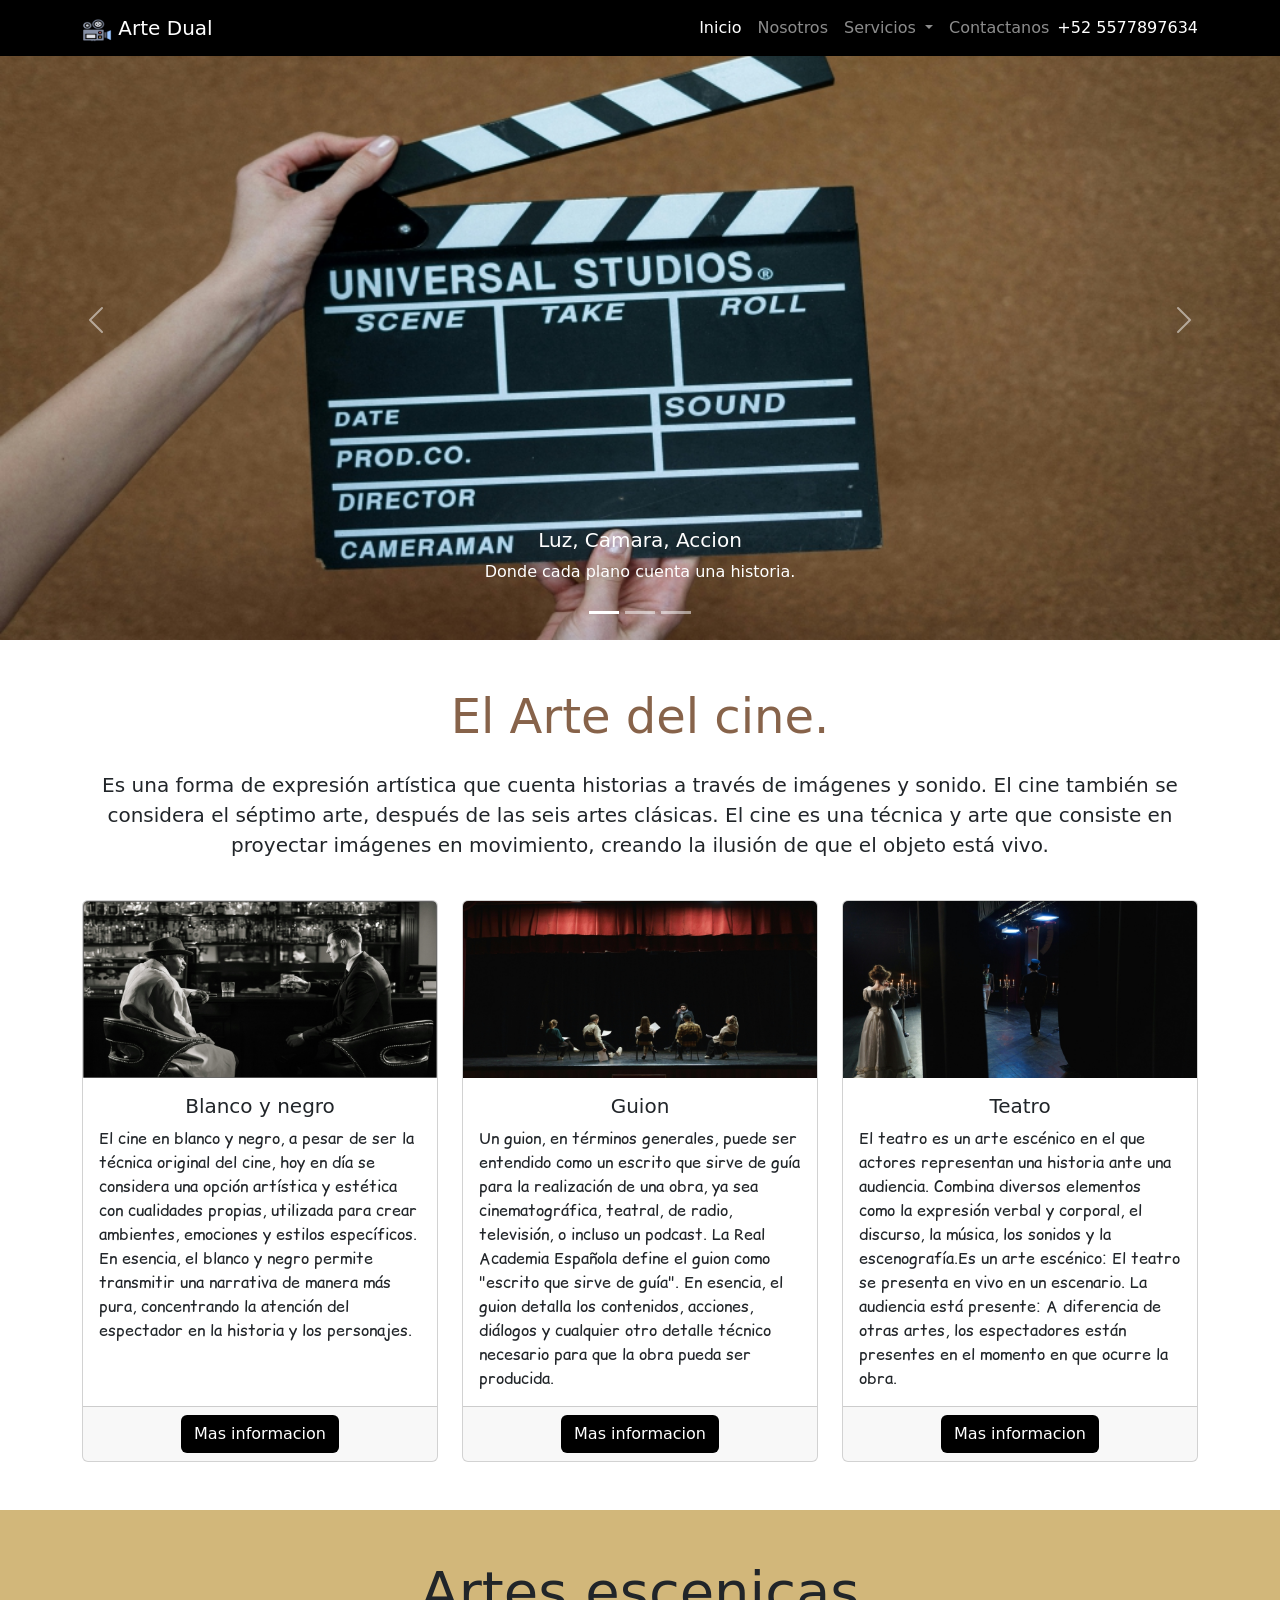
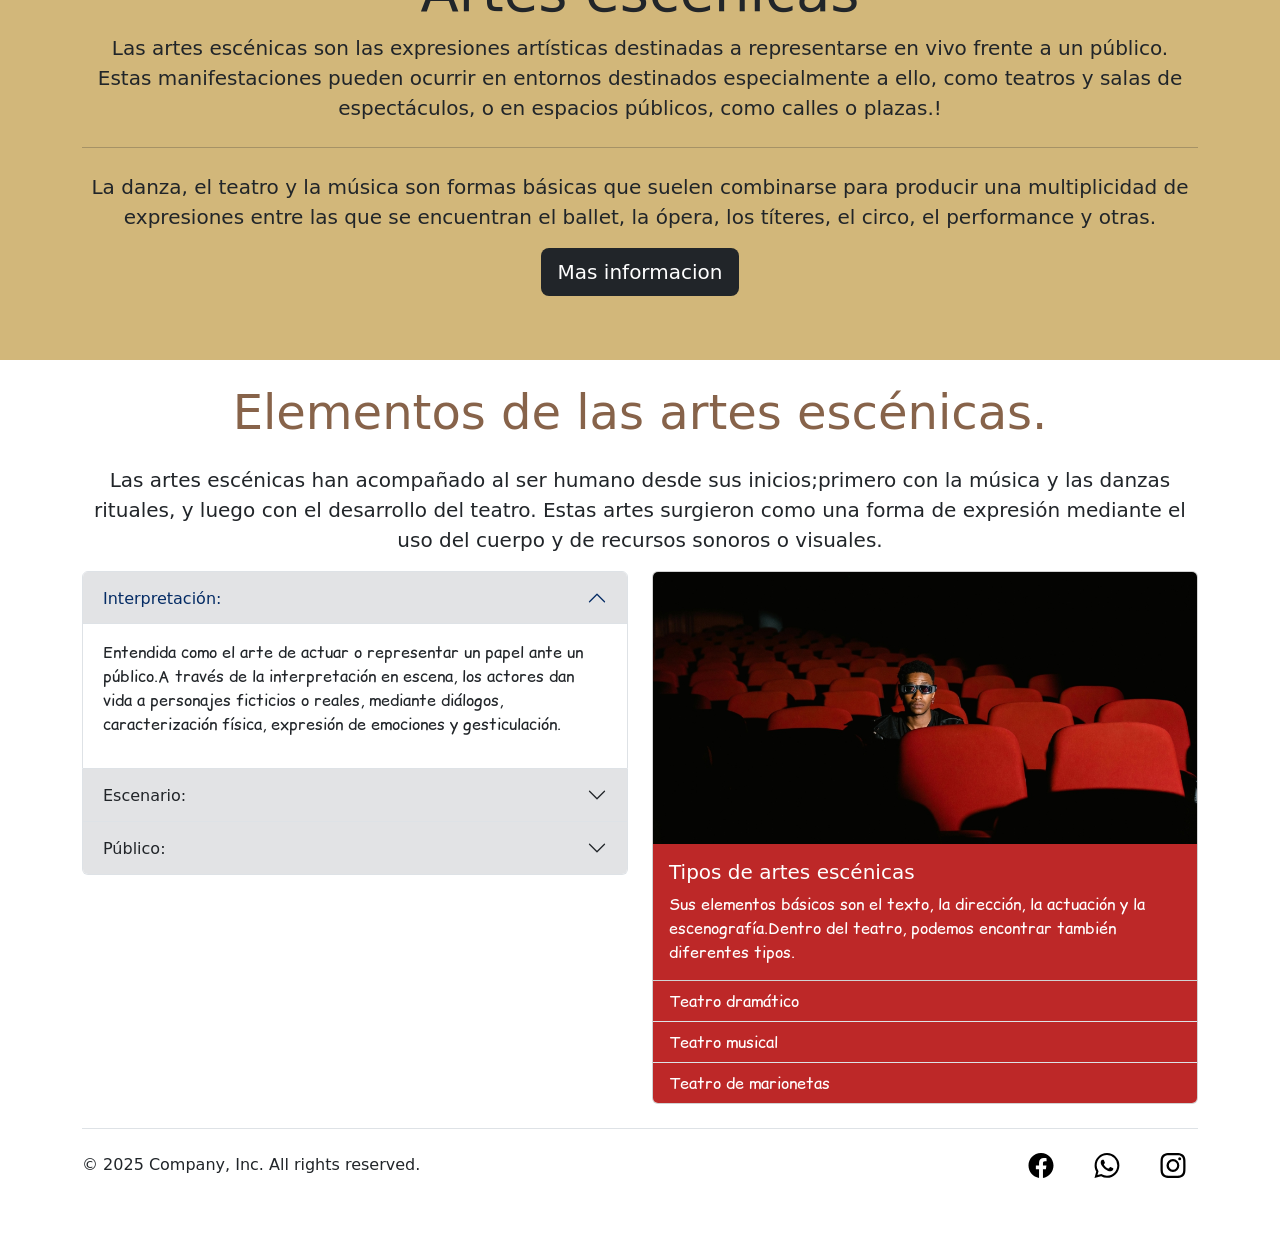
<file: index.html>
<!doctype html>
<html lang="es">
  <head>
    <meta charset="utf-8">
    <meta name="viewport" content="width=device-width, initial-scale=1">
    <title>Arte Dual</title>
    <link rel="icon" href="images/logo3.png">
    <link href="https://cdn.jsdelivr.net/npm/bootstrap@5.3.6/dist/css/bootstrap.min.css" rel="stylesheet" integrity="sha384-4Q6Gf2aSP4eDXB8Miphtr37CMZZQ5oXLH2yaXMJ2w8e2ZtHTl7GptT4jmndRuHDT" crossorigin="anonymous">
    <link rel="stylesheet" href="style.css">
    <!-- tipografia -->
     <link rel="preconnect" href="https://fonts.googleapis.com">
      <link rel="preconnect" href="https://fonts.gstatic.com" crossorigin>
      <link href="https://fonts.googleapis.com/css2?family=Comic+Relief:wght@400;700&family=Edu+SA+Hand:wght@400..700&display=swap" rel="stylesheet">
        </head>
  <body>
    <!-- inicio de navbar -->
     <nav class="navbar navbar-expand-md fixed-top bg-black" data-bs-theme="dark">
            <div class="container">
                <a class="navbar-brand" href="index.html">
                     <img src="images/logo3.png" alt="Bootstrap" width="30" height="24">
                    Arte Dual
                  </a>
                <button class="navbar-toggler" type="button" data-bs-toggle="collapse" data-bs-target="#navbarSupportedContent" aria-controls="navbarSupportedContent" aria-expanded="false" aria-label="Toggle navigation">
                <span class="navbar-toggler-icon"></span>
                </button>
                <div class="collapse navbar-collapse" id="navbarSupportedContent">
                <ul class="navbar-nav ms-auto mb-2 mb-lg-0">
                    <li class="nav-item">
                    <a class="nav-link active" aria-current="page" href="#">Inicio</a>
                    </li>
                    <li class="nav-item">
                    <a class="nav-link" href="nosotros.html">Nosotros</a>
                    </li>
                    <li class="nav-item dropdown">
                    <a class="nav-link dropdown-toggle" href="#" role="button" data-bs-toggle="dropdown" aria-expanded="false">
                        Servicios
                    </a>
                    <ul class="dropdown-menu">
                        <li><a class="dropdown-item" href="servicios.html#curso1">Cursos de verano</a></li>
                        <li><a class="dropdown-item" href="servicios.html#curso2">Por trimestre</a></li>
                    </ul>
                    </li>
                    <li class="nav-item">
                    <a class="nav-link" href="landing.html#formulario">Contactanos</a>
                    </li>
                </ul>
                <span class="navbar-text text-white">
                  <a href="#" class="text-decoration-none">+52 5577897634</a>
                </span>
                </div>
            </div>
        </nav>
     <!-- final de navbar -->


      <!-- Inicio de carrusel -->
       <div id="carouselExampleCaptions" class="carousel slide">
          <div class="carousel-indicators">
            <button type="button" data-bs-target="#carouselExampleCaptions" data-bs-slide-to="0" class="active" aria-current="true" aria-label="Slide 1"></button>
            <button type="button" data-bs-target="#carouselExampleCaptions" data-bs-slide-to="1" aria-label="Slide 2"></button>
            <button type="button" data-bs-target="#carouselExampleCaptions" data-bs-slide-to="2" aria-label="Slide 3"></button>
          </div>
          <div class="carousel-inner">
            <div class="carousel-item active">
              <img src="images/img1.jpg" class="d-block w-100" alt="imagen 1">
              <div class="carousel-caption d-none d-md-block">
                <h5>Luz, Camara, Accion</h5>
                <p>Donde cada plano cuenta una historia.</p>
              </div>
            </div>
            <div class="carousel-item">
              <img src="images/img2.jpg" class="d-block w-100" alt="imagen 2">
              <div class="carousel-caption d-none d-md-block">
                <h5>Luz, Camara, Accion</h5>
                <p>Donde cada plano cuenta una historia.</p>
              </div>
            </div>
            <div class="carousel-item">
              <img src="images/img3.jpg" class="d-block w-100" alt="imagen 3">
              <div class="carousel-caption d-none d-md-block">
                <h5>Luz, Camara, Accion</h5>
                <p>Donde cada plano cuenta una historia.</p>
              </div>
            </div>
          </div>
          <button class="carousel-control-prev" type="button" data-bs-target="#carouselExampleCaptions" data-bs-slide="prev">
            <span class="carousel-control-prev-icon" aria-hidden="true"></span>
            <span class="visually-hidden">Previous</span>
          </button>
          <button class="carousel-control-next" type="button" data-bs-target="#carouselExampleCaptions" data-bs-slide="next">
            <span class="carousel-control-next-icon" aria-hidden="true"></span>
            <span class="visually-hidden">Next</span>
          </button>
        </div>
      <!-- final de carrusel -->


      <!-- Inicio Seccion principal -->
       <section class="container my-5">
          <h2 class="text-subtitulos display-5 text-center my-4">El Arte del cine.</h2>
          <p class="lead text-center">
            Es una forma de expresión artística que cuenta historias a través de imágenes y sonido. El cine también se considera el séptimo arte, después de las seis artes clásicas. El cine es una técnica y arte que consiste en proyectar imágenes en movimiento, creando la ilusión de que el objeto está vivo.
          </p>
            <br>
          <!-- Inicio de card -->
           <div class="row row-cols-1 row-cols-md-3 g-4">
              <div class="col">
                <div class="card h-100">
                  <img src="images/card1.jpg" class="card-img-top" alt="targeta 1">
                  <div class="card-body">
                    <h5 class="card-title text-center">Blanco y negro</h5>
                    <p class="card-text comic-relief-regular">El cine en blanco y negro, a pesar de ser la técnica original del cine, hoy en día se considera una opción artística y estética con cualidades propias, utilizada para crear ambientes, emociones y estilos específicos. En esencia, el blanco y negro permite transmitir una narrativa de manera más pura, concentrando la atención del espectador en la historia y los personajes. </p>
                  </div>
                  <div class="card-footer text-center">
                    <a href="landing.html#segundoscursos" id="edicion" class="btn bg-black text-white">Mas informacion</a>
                  </div>
                </div>
              </div>
              <div class="col">
                <div class="card h-100">
                  <img src="images/card2.jpg" class="card-img-top" alt="targeta 2">
                  <div class="card-body">
                    <h5 class="card-title text-center">Guion</h5>
                    <p class="card-text comic-relief-regular">Un guion, en términos generales, puede ser entendido como un escrito que sirve de guía para la realización de una obra, ya sea cinematográfica, teatral, de radio, televisión, o incluso un podcast. La Real Academia Española define el guion como "escrito que sirve de guía". En esencia, el guion detalla los contenidos, acciones, diálogos y cualquier otro detalle técnico necesario para que la obra pueda ser producida. </p>
                  </div>
                  <div class="card-footer text-center">
                    <a href="landing.html#segundoscursos" class="btn bg-black text-white bg-card">Mas informacion</a>
                  </div>
                </div>
              </div>
              <div class="col">
                <div class="card h-100">
                  <img src="images/card3.jpg" class="card-img-top" alt="targeta 3">
                  <div class="card-body">
                    <h5 class="card-title text-center">Teatro</h5>
                    <p class="card-text comic-relief-regular">El teatro es un arte escénico en el que actores representan una historia ante una audiencia. Combina diversos elementos como la expresión verbal y corporal, el discurso, la música, los sonidos y la escenografía.Es un arte escénico: El teatro se presenta en vivo en un escenario. 
                    La audiencia está presente: A diferencia de otras artes, los espectadores están presentes en el momento en que ocurre la obra.  </p>
                  </div>
                  <div class="card-footer text-center">
                    <a href="landing.html#primeroscursos" class="btn bg-black text-white bg-card">Mas informacion</a>
                  </div>
                </div>
              </div>
            </div>
           <!-- final de card -->
       </section>
       <!-- Fnianl Seccion principal -->

       <!-- Inicio jumbotron -->
        <div class="container-fluid bg-jum">
          <div class="container py-5 text-center">
            <h2 class="display-4">Artes escenicas</h2>
            <p class="lead">Las artes escénicas son las expresiones artísticas destinadas a representarse en vivo frente a un público. Estas manifestaciones pueden ocurrir en entornos destinados especialmente a ello, como teatros y salas de espectáculos, o en espacios públicos, como calles o plazas.!</p>
            <hr class="my-4">
            <p class="lead">La danza, el teatro y la música son formas básicas que suelen combinarse para producir una multiplicidad de expresiones entre las que se encuentran el ballet, la ópera, los títeres, el circo, el performance y otras. </p>
            <p class="lead">
              <a href="nosotros.html#Instalaciones" class="btn bg-dark text-white btn-lg">Mas informacion</a>
            </p>
          </div>
        </div>
        <!-- Final de jumbotron -->

        <!-- Inicio de seccion 2 -->
         <section class="container my-4">
          <h2 class="text-subtitulos display-5 text-center my-4">Elementos de las artes escénicas.</h2>
          <p class="lead text-center">
            Las artes escénicas han acompañado al ser humano desde sus inicios;primero con la música y las danzas rituales, y luego con el desarrollo del teatro. Estas artes surgieron como una forma de expresión mediante el uso del cuerpo y de recursos sonoros o visuales.
          </p>

          <!-- Acordeon y card -->
            <div class="row">
              <div class="col-12 col-md-6">
                  <div class="accordion" id="accordionExample">
                    <div class="accordion-item">
                      <h2 class="accordion-header">
                        <button class="accordion-button bg-secondary-subtle" type="button" data-bs-toggle="collapse" data-bs-target="#collapseOne" aria-expanded="true" aria-controls="collapseOne">
                          Interpretación:
                        </button>
                      </h2>
                      <div id="collapseOne" class="accordion-collapse collapse show " data-bs-parent="#accordionExample">
                        <div class="accordion-body ">
                          <p class="comic-relief-regular">Entendida como el arte de actuar o representar un papel ante un público.A través de la interpretación en escena, los actores dan vida a personajes ficticios o reales, mediante diálogos, caracterización física, expresión de emociones y gesticulación.</p>
                        </div>
                      </div>
                    </div>
                    <div class="accordion-item">
                      <h2 class="accordion-header">
                        <button class="accordion-button collapsed bg-secondary-subtle" type="button" data-bs-toggle="collapse" data-bs-target="#collapseTwo" aria-expanded="false" aria-controls="collapseTwo">
                          Escenario:
                        </button>
                      </h2>
                      <div id="collapseTwo" class="accordion-collapse collapse" data-bs-parent="#accordionExample">
                        <div class="accordion-body">
                          <p class="comic-relief-regular">Es el lugar en el que se lleva a cabo una representación. Normalmente, se ubica sobre una tarima y enfrente del público. Aunque existen una gran variedad de escenarios. Puede estar en un edificio o espacio pensado para la interpretación o puede estar en cualquier otro lugar, como en la calle.</p>
                        </div>
                      </div>
                    </div>
                    <div class="accordion-item">
                      <h2 class="accordion-header">
                        <button class="accordion-button collapsed bg-secondary-subtle" type="button" data-bs-toggle="collapse" data-bs-target="#collapseThree" aria-expanded="false" aria-controls="collapseThree">
                          Público: 
                        </button>
                      </h2>
                      <div id="collapseThree" class="accordion-collapse collapse" data-bs-parent="#accordionExample">
                        <div class="accordion-body">
                          <p class="comic-relief-regular">Son los individuos que asisten a la representación. Sin ellos la representación carecería de sentido, pues su objetivo principal es ser vista por el público. En ocasiones se busca la complicidad e interacción con el público, mientras que en otras este permanece como mero espectador.</p>
                        </div>
                      </div>
                    </div>
              </div>
              </div>
              <!-- card -->
                <div class="col-12 col-md-6">
                  <div class="card">
                    <img src="images/card 4.jpg" class="card-img-top" alt="img list">
                    <div class="card-body bg-acordin">
                      <h5 class="card-title text-white">Tipos de artes escénicas</h5>
                      <p class="card-text comic-relief-regular text-white">Sus elementos básicos son el texto, la dirección, la actuación y la escenografía.Dentro del teatro, podemos encontrar también diferentes tipos.</p>
                    </div>
                    <ul class="list-group list-group-flush">
                      <li class="list-group-item bg-acordin comic-relief-regular text-white">Teatro dramático</li>
                      <li class="list-group-item bg-acordin comic-relief-regular text-white">Teatro musical</li>
                      <li class="list-group-item bg-acordin comic-relief-regular text-white">Teatro de marionetas</li>
                    </ul>
                  </div>
                </div>
               <!-- final de card -->
            </div>
           <!-- Final de acordeon y card -->
         </section>
         <!-- Final de seccion 2 -->


         <!-- Inicio de footer-->
          <div class="container">
            <div class="d-flex flex-column flex-sm-row justify-content-between py-4 my-4 border-top"> 
              <p>© 2025 Company, Inc. All rights reserved.</p>
               <ul class="list-unstyled d-flex"> 
                <li class="ms-3">
                  <a class="link-body-emphasis" href="https://www.facebook.com" target="_blank">
                    <svg xmlns="http://www.w3.org/2000/svg" width="50" height="25" fill="#000000" class="bi bi-facebook" viewBox="0 0 16 16">
                      <path d="M16 8.049c0-4.446-3.582-8.05-8-8.05C3.58 0-.002 3.603-.002 8.05c0 4.017 2.926 7.347 6.75 7.951v-5.625h-2.03V8.05H6.75V6.275c0-2.017 1.195-3.131 3.022-3.131.876 0 1.791.157 1.791.157v1.98h-1.009c-.993 0-1.303.621-1.303 1.258v1.51h2.218l-.354 2.326H9.25V16c3.824-.604 6.75-3.934 6.75-7.951"/>
                    </svg>
                  </a>
                </li>
                <li class="ms-3">
                  <a class="link-body-emphasis" href="https://web.whatsapp.com" target="_blank">
                    <svg xmlns="http://www.w3.org/2000/svg" width="50" height="25" fill="#000000" class="bi bi-whatsapp" viewBox="0 0 16 16">
                      <path d="M13.601 2.326A7.85 7.85 0 0 0 7.994 0C3.627 0 .068 3.558.064 7.926c0 1.399.366 2.76 1.057 3.965L0 16l4.204-1.102a7.9 7.9 0 0 0 3.79.965h.004c4.368 0 7.926-3.558 7.93-7.93A7.9 7.9 0 0 0 13.6 2.326zM7.994 14.521a6.6 6.6 0 0 1-3.356-.92l-.24-.144-2.494.654.666-2.433-.156-.251a6.56 6.56 0 0 1-1.007-3.505c0-3.626 2.957-6.584 6.591-6.584a6.56 6.56 0 0 1 4.66 1.931 6.56 6.56 0 0 1 1.928 4.66c-.004 3.639-2.961 6.592-6.592 6.592m3.615-4.934c-.197-.099-1.17-.578-1.353-.646-.182-.065-.315-.099-.445.099-.133.197-.513.646-.627.775-.114.133-.232.148-.43.05-.197-.1-.836-.308-1.592-.985-.59-.525-.985-1.175-1.103-1.372-.114-.198-.011-.304.088-.403.087-.088.197-.232.296-.346.1-.114.133-.198.198-.33.065-.134.034-.248-.015-.347-.05-.099-.445-1.076-.612-1.47-.16-.389-.323-.335-.445-.34-.114-.007-.247-.007-.38-.007a.73.73 0 0 0-.529.247c-.182.198-.691.677-.691 1.654s.71 1.916.81 2.049c.098.133 1.394 2.132 3.383 2.992.47.205.84.326 1.129.418.475.152.904.129 1.246.08.38-.058 1.171-.48 1.338-.943.164-.464.164-.86.114-.943-.049-.084-.182-.133-.38-.232"/>
                    </svg>
                  </a>
                </li> 
                <li class="ms-3">
                  <a class="link-body-emphasis" href="https://www.instagram.com" target="_blank">
                    <svg xmlns="http://www.w3.org/2000/svg" width="50" height="25" fill="#000000" class="bi bi-instagram" viewBox="0 0 16 16">
                      <path d="M8 0C5.829 0 5.556.01 4.703.048 3.85.088 3.269.222 2.76.42a3.9 3.9 0 0 0-1.417.923A3.9 3.9 0 0 0 .42 2.76C.222 3.268.087 3.85.048 4.7.01 5.555 0 5.827 0 8.001c0 2.172.01 2.444.048 3.297.04.852.174 1.433.372 1.942.205.526.478.972.923 1.417.444.445.89.719 1.416.923.51.198 1.09.333 1.942.372C5.555 15.99 5.827 16 8 16s2.444-.01 3.298-.048c.851-.04 1.434-.174 1.943-.372a3.9 3.9 0 0 0 1.416-.923c.445-.445.718-.891.923-1.417.197-.509.332-1.09.372-1.942C15.99 10.445 16 10.173 16 8s-.01-2.445-.048-3.299c-.04-.851-.175-1.433-.372-1.941a3.9 3.9 0 0 0-.923-1.417A3.9 3.9 0 0 0 13.24.42c-.51-.198-1.092-.333-1.943-.372C10.443.01 10.172 0 7.998 0zm-.717 1.442h.718c2.136 0 2.389.007 3.232.046.78.035 1.204.166 1.486.275.373.145.64.319.92.599s.453.546.598.92c.11.281.24.705.275 1.485.039.843.047 1.096.047 3.231s-.008 2.389-.047 3.232c-.035.78-.166 1.203-.275 1.485a2.5 2.5 0 0 1-.599.919c-.28.28-.546.453-.92.598-.28.11-.704.24-1.485.276-.843.038-1.096.047-3.232.047s-2.39-.009-3.233-.047c-.78-.036-1.203-.166-1.485-.276a2.5 2.5 0 0 1-.92-.598 2.5 2.5 0 0 1-.6-.92c-.109-.281-.24-.705-.275-1.485-.038-.843-.046-1.096-.046-3.233s.008-2.388.046-3.231c.036-.78.166-1.204.276-1.486.145-.373.319-.64.599-.92s.546-.453.92-.598c.282-.11.705-.24 1.485-.276.738-.034 1.024-.044 2.515-.045zm4.988 1.328a.96.96 0 1 0 0 1.92.96.96 0 0 0 0-1.92m-4.27 1.122a4.109 4.109 0 1 0 0 8.217 4.109 4.109 0 0 0 0-8.217m0 1.441a2.667 2.667 0 1 1 0 5.334 2.667 2.667 0 0 1 0-5.334"/>
                    </svg>
                  </a>
                </li> 
              </ul> 
            </div>
          </div>
          <!-- Final de footer -->

     
   






    <script src="https://cdn.jsdelivr.net/npm/bootstrap@5.3.6/dist/js/bootstrap.bundle.min.js" integrity="sha384-j1CDi7MgGQ12Z7Qab0qlWQ/Qqz24Gc6BM0thvEMVjHnfYGF0rmFCozFSxQBxwHKO" crossorigin="anonymous"></script>
  </body>
</html>
</file>
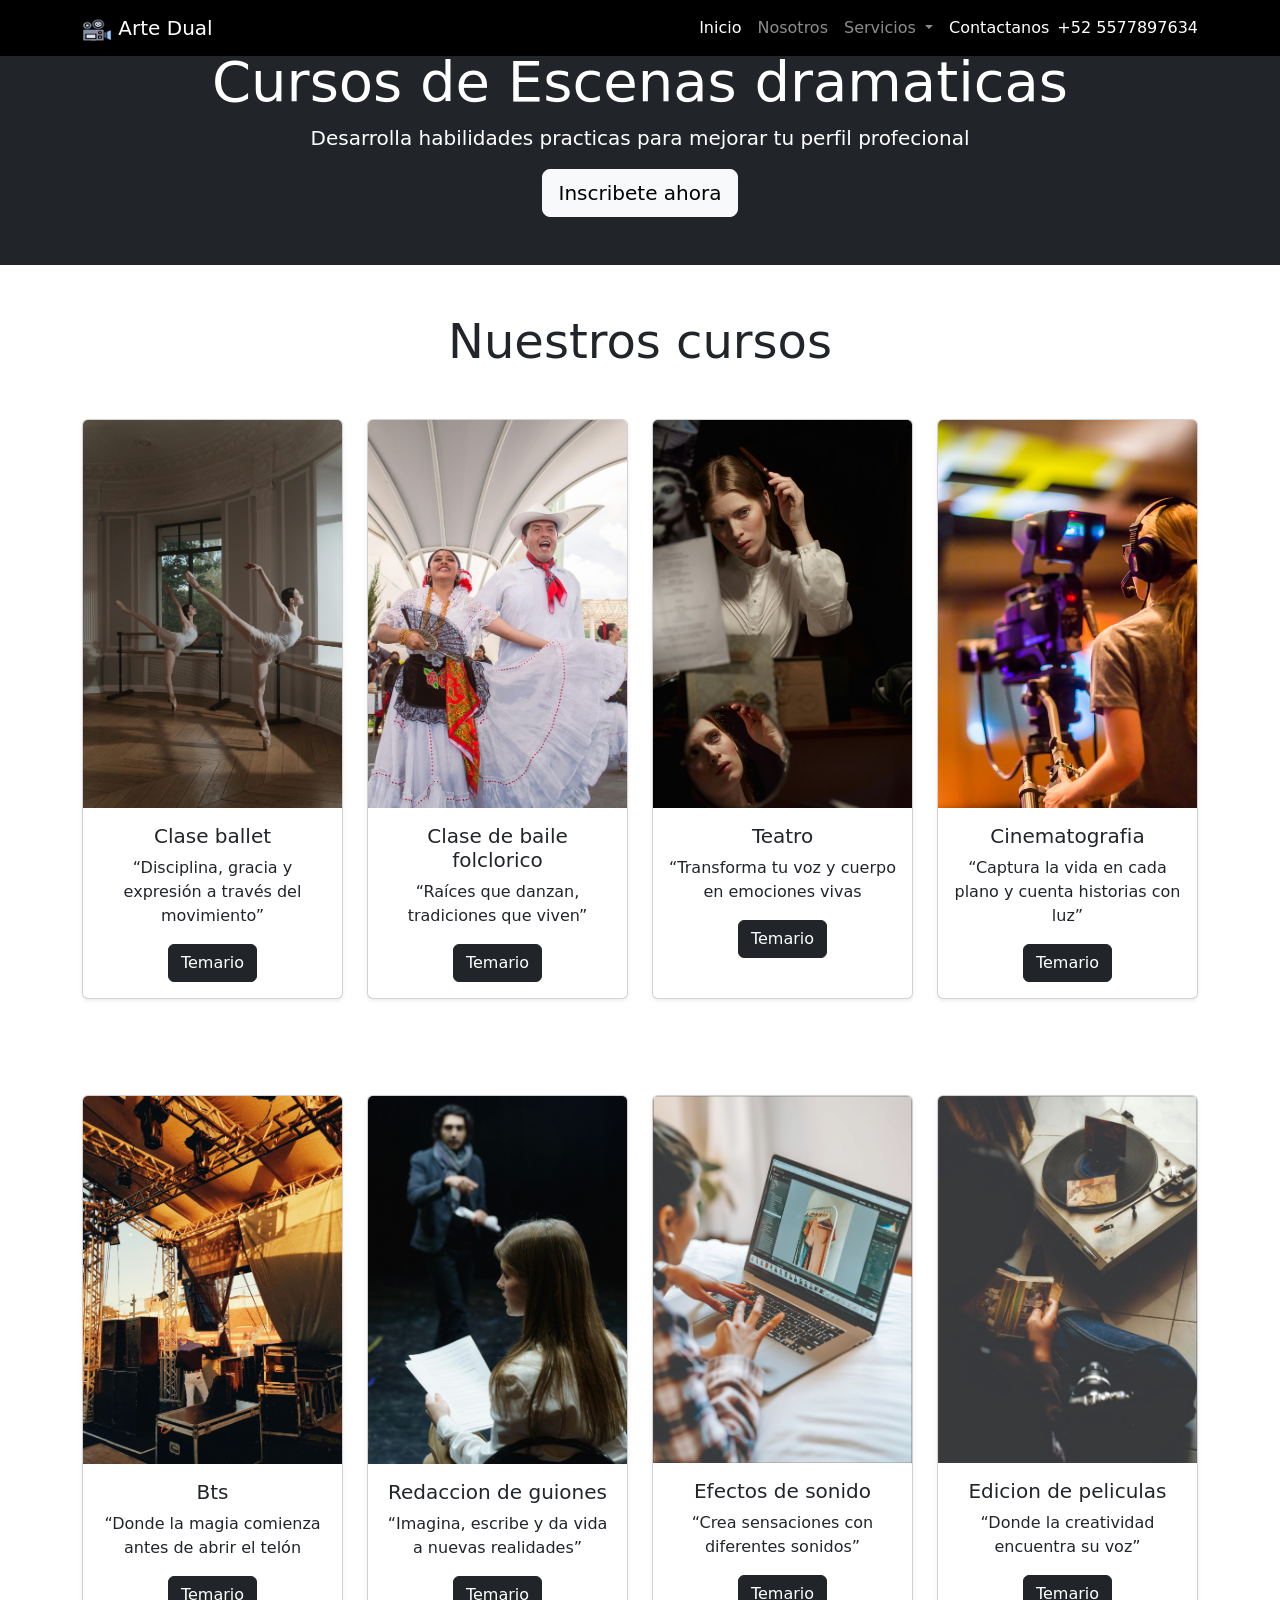
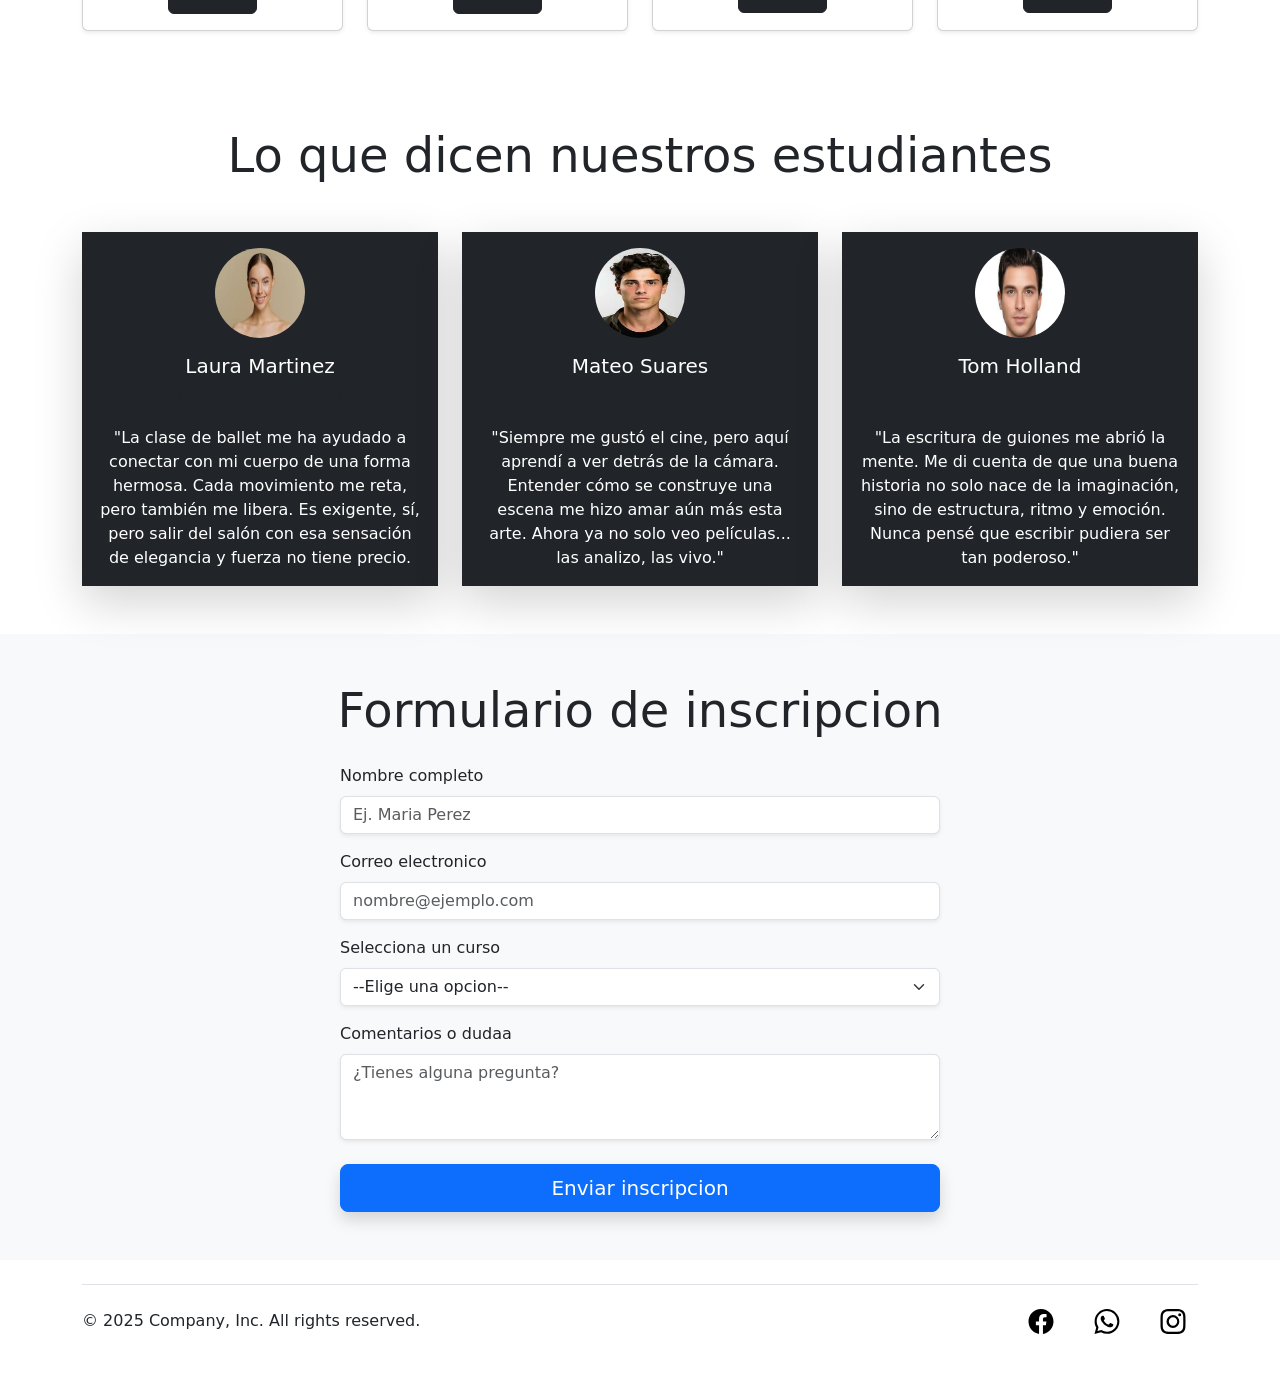
<file: landing.html>
<!doctype html>
<html lang="es">
  <head>
    <meta charset="utf-8">
    <meta name="viewport" content="width=device-width, initial-scale=1">
    <title>landing</title>
    <link href="https://cdn.jsdelivr.net/npm/bootstrap@5.3.6/dist/css/bootstrap.min.css" rel="stylesheet" integrity="sha384-4Q6Gf2aSP4eDXB8Miphtr37CMZZQ5oXLH2yaXMJ2w8e2ZtHTl7GptT4jmndRuHDT" crossorigin="anonymous">
  </head>
  <body>

     <!-- inicio de navbar -->
     <nav class="navbar navbar-expand-md fixed-top bg-black" data-bs-theme="dark">
            <div class="container">
                <a class="navbar-brand" href="index.html">
                     <img src="images/logo3.png" alt="Bootstrap" width="30" height="24">
                    Arte Dual
                  </a>
                <button class="navbar-toggler" type="button" data-bs-toggle="collapse" data-bs-target="#navbarSupportedContent" aria-controls="navbarSupportedContent" aria-expanded="false" aria-label="Toggle navigation">
                <span class="navbar-toggler-icon"></span>
                </button>
                <div class="collapse navbar-collapse" id="navbarSupportedContent">
                <ul class="navbar-nav ms-auto mb-2 mb-lg-0">
                    <li class="nav-item">
                    <a class="nav-link active" aria-current="page" href="index.html">Inicio</a>
                    </li>
                    <li class="nav-item">
                    <a class="nav-link" href="nosotros.html">Nosotros</a>
                    </li>
                    <li class="nav-item dropdown">
                    <a class="nav-link dropdown-toggle" href="#" role="button" data-bs-toggle="dropdown" aria-expanded="false">
                        Servicios
                    </a>
                    <ul class="dropdown-menu">
                        <li><a class="dropdown-item" href="servicios.html#curso1">Cursos de verano</a></li>
                        <li><a class="dropdown-item" href="servicios.html#curso2">Por trimestre</a></li>
                    </ul>
                    </li>
                    <li class="nav-item">
                    <a class="nav-link active" href="landing.html#formulario">Contactanos</a>
                    </li>
                </ul>
                <span class="navbar-text text-white">
                  <a href="#" class="text-decoration-none">+52 5577897634</a>
                </span>
                </div>
            </div>
        </nav>
     <!-- final de navbar -->

     <!-- cabecera -->
      <header class="bg-dark  text-white text-center py-5">
        <h1 class="display-4">Cursos de Escenas dramaticas</h1>
        <p class="lead">Desarrolla habilidades practicas para mejorar tu perfil profecional</p>
        <a href="#formulario" class="btn btn-light btn-lg">Inscribete ahora</a>
      </header>
      <!-- final de cabecera -->

       <!-- Seccion de cursos  -->
        <section id="primeroscursos" class="container py-5">
            <h2 class="text-center mb-5 display-5">Nuestros cursos</h2>
            <div class="row row-cols-1 row-cols-sm-2 row-cols-lg-4 g-4">

                <!-- Primer tarjeta -->
                 <div class="col">
                    <div class="card h-100 shadow-sm">
                        <img src="images_nosotros/clase1.jpg" alt="ballet" class="card-img-top">
                        <div class="card-body">
                            <h5 class="card-title text-center">Clase ballet</h5>
                            <p class="card-text text-center">“Disciplina, gracia y expresión a través del movimiento”</p>
                            <div class="text-center">
                                <a href="temario.html#temario" class="btn btn-dark mx-auto">Temario</a>
                            </div>
                        </div>
                    </div>
                 </div>
            
        <!-- Segunda tarjeta -->
         <div class="col">
                    <div class="card h-100 shadow-sm">
                        <img src="images_nosotros/clase2.jpg" alt="folclor" class="card-img-top">
                        <div class="card-body">
                            <h5 class="card-title text-center">Clase de baile folclorico</h5>
                            <p class="card-text text-center">“Raíces que danzan, tradiciones que viven”</p>
                            <div class="text-center">
                                <a href="temario.html#temario" class="btn btn-dark mx-auto">Temario</a>
                            </div>
                        </div>
                    </div>
                 </div>


         <!-- tercer tarjeta -->
          <div class="col">
                    <div class="card h-100 shadow-sm">
                        <img src="images_nosotros/clase3.jpg" alt="teatro" class="card-img-top">
                        <div class="card-body ">
                            <h5 class="card-title text-center">Teatro</h5>
                            <p class="card-text text-center">“Transforma tu voz y cuerpo en emociones vivas</p>
                            <div class="text-center">
                                <a href="temario.html#temario" class="btn btn-dark mx-auto">Temario</a>
                            </div>
                        </div>
                    </div>
                 </div>

            <!-- cuarta tarjeta -->
             <div class="col">
                    <div class="card h-100 shadow-sm">
                        <img src="images_nosotros/clase4.jpg" alt="cine" class="card-img-top">
                        <div class="card-body">
                            <h5 class="card-title text-center">Cinematografia</h5>
                            <p class="card-text text-center">“Captura la vida en cada plano y cuenta historias con luz”</p>
                            <div class="text-center">
                                <a href="temario.html#temario" class="btn btn-dark mx-auto">Temario</a>
                            </div>
                        </div>
                    </div>
             </div>
        </div>
         </section>

         <section id="segundoscursos" class="container py-5">
        <div class="row row-cols-1 row-cols-sm-2 row-cols-lg-4 g-4">
            <!-- quinta tarjeta -->
             <div class="col">
                    <div class="card h-100 shadow-sm">
                        <img src="images_nosotros/clase5.jpg" alt="bts" class="card-img-top">
                        <div class="card-body">
                            <h5 class="card-title text-center">Bts</h5>
                            <p class="card-text text-center">“Donde la magia comienza antes de abrir el telón</p>
                            <div class="text-center">
                                <a href="temario.html#temario" class="btn btn-dark mx-auto">Temario</a>
                            </div>
                        </div>
                    </div>
                 </div>

            <!-- sexta tarjeta -->
             <div class="col">
                    <div class="card h-100 shadow-sm">
                        <img src="images_nosotros/clase6.jpg" alt="guion" class="card-img-top">
                        <div class="card-body">
                            <h5 class="card-title text-center">Redaccion de guiones</h5>
                            <p class="card-text text-center">“Imagina, escribe y da vida a nuevas realidades”</p>
                            <div class="text-center">
                                <a href="temario.html#temario" class="btn btn-dark mx-auto">Temario</a>
                            </div>
                        </div>
                    </div>
                 </div>
                 
            <!-- septima tarjeta -->
             <div class="col">
                    <div class="card h-100 shadow-sm">
                        <img src="images_nosotros/clase7.jpg" alt="sonido" class="card-img-top">
                        <div class="card-body">
                            <h5 class="card-title text-center">Efectos de sonido</h5>
                            <p class="card-text text-center">“Crea sensaciones con diferentes sonidos”</p>
                            <div class="text-center">
                                <a href="temario.html#temario" class="btn btn-dark mx-auto">Temario</a>
                            </div>
                        </div>
                    </div>
                 </div>

            <!-- octva tarjeta -->
             <div class="col">
                    <div class="card h-100 shadow-sm">
                        <img src="images_nosotros/clase8.jpg" alt="edicion" class="card-img-top">
                        <div class="card-body">
                            <h5 class="card-title text-center">Edicion de peliculas</h5>
                            <p class="card-text text-center">“Donde la creatividad encuentra su voz”</p>
                            <div class="text-center">
                                <a href="temario.html#temario" class="btn btn-dark mx-auto">Temario</a>
                            </div>
                        </div>
                    </div>
                 </div>

            
        </div>
        </section>
        <!-- final de seccion de cursos -->

        <!-- testimonios -->
         <section id="testimonios" class="bg-white py-5">
            <div class="container">
                <h2 class="text-center mb-5 display-5">Lo que dicen nuestros estudiantes</h2>
                <div class=" row row-cols-1 row-cols-md-3 g-4">

                    <!-- Testimonia 1 -->
                     <div class="col">
                        <div class="card h-100 shadow-lg border-0">
                            <div class="card-body bg-dark text-white text-center">
                                <img src="images/cara1.jpg" alt="persona 1" class="rounded-circle mb-3" width="90" height="90">
                                <h5 class="card-title">Laura Martinez</h5>
                                <p class="text-muted">Bailarina profecional</p>
                                <p class="card-text">"La clase de ballet me ha ayudado a conectar con mi cuerpo de una forma hermosa. Cada movimiento me reta, pero también me libera. Es exigente, sí, pero salir del salón con esa sensación de elegancia y fuerza no tiene precio.</p>
                            </div>
                        </div>
                     </div>

                     <!-- testimonio 2 -->
                      <div class="col">
                        <div class="card h-100 shadow-lg border-0">
                            <div class="card-body bg-dark text-white text-center">
                                <img src="images/cara2.jpg" alt="persona 2" class="rounded-circle mb-3" width="90" height="90">
                                <h5 class="card-title">Mateo Suares</h5>
                                <p class="text-muted">Cineasta</p>
                                <p class="card-text">"Siempre me gustó el cine, pero aquí aprendí a ver detrás de la cámara. Entender cómo se construye una escena me hizo amar aún más esta arte. Ahora ya no solo veo películas... las analizo, las vivo."</p>
                            </div>
                        </div>
                     </div>

                     <!-- testimonio 3 -->
                      <div class="col">
                        <div class="card h-100 shadow-lg border-0">
                            <div class="card-body bg-dark text-white text-center">
                                <img src="images/cara3.jpg" alt="persona 3" class="rounded-circle mb-3" width="90" height="90">
                                <h5 class="card-title">Tom Holland</h5>
                                <p class="text-muted">Estudiante</p>
                                <p class="card-text">"La escritura de guiones me abrió la mente. Me di cuenta de que una buena historia no solo nace de la imaginación, sino de estructura, ritmo y emoción. Nunca pensé que escribir pudiera ser tan poderoso."</p>
                            </div>
                        </div>
                     </div>

                </div>
            </div>
         </section>
         <!-- final de testimonios -->

         <!-- Formulario de inscripcion -->

         <section id="formulario" class="bg-light py-5">
            <div class="container">
                <h2 class="text-center mb-4 display-5">Formulario de inscripcion</h2>
                <form action="https://formspree.io/f/xeoklkkj" method="post" class="mx-auto" style="max-width: 600px;">
                    <div class="mb-3">
                        <label for="nombre" class="form-label">Nombre completo</label>
                        <input type="text" class="form-control shadow-sm" id="nombre" name="nombre" placeholder="Ej. Maria Perez" required>
                    </div>
                    <div class="mb-3">
                        <label for="correo" class="form-label">Correo electronico</label>
                        <input type="email" class="form-control shadow-sm" id="correo" name="correo" placeholder="nombre@ejemplo.com" required>
                    </div>
                    <div class="mb-3">
                        <label for="curso" class="form-label">Selecciona un curso</label>
                        <select class="form-select shadow-sm" id="curso" name="curso" required>
                            <option selected disabled>--Elige una opcion--</option>
                            <option>Ballet</option>
                            <option>Danza folcorica</option>
                            <option>Teatro</option>
                            <option>Cinematografia</option>
                            <option>Bts</option>
                            <option>Guiones</option>
                        </select>
                    </div>
                    <div class="mb-4">
                        <label for="mensaje" class="form-label">Comentarios o dudaa</label>
                        <textarea class="form-control shadow-sm" id="mensaje" name="mensaje" rows="3" placeholder="¿Tienes alguna pregunta?"></textarea>
                    </div>
                    <button type="submit" class="btn btn-primary btn-lg w-100 shadow">Enviar inscripcion</button>
                </form>
            </div>
         </section>
         <!-- Final de formulario -->

         <!-- Inicio de footer-->
          <div class="container">
            <div class="d-flex flex-column flex-sm-row justify-content-between py-4 my-4 border-top"> 
              <p>© 2025 Company, Inc. All rights reserved.</p>
               <ul class="list-unstyled d-flex"> 
                <li class="ms-3">
                  <a class="link-body-emphasis" href="https://www.facebook.com" target="_blank">
                    <svg xmlns="http://www.w3.org/2000/svg" width="50" height="25" fill="#000000" class="bi bi-facebook" viewBox="0 0 16 16">
                      <path d="M16 8.049c0-4.446-3.582-8.05-8-8.05C3.58 0-.002 3.603-.002 8.05c0 4.017 2.926 7.347 6.75 7.951v-5.625h-2.03V8.05H6.75V6.275c0-2.017 1.195-3.131 3.022-3.131.876 0 1.791.157 1.791.157v1.98h-1.009c-.993 0-1.303.621-1.303 1.258v1.51h2.218l-.354 2.326H9.25V16c3.824-.604 6.75-3.934 6.75-7.951"/>
                    </svg>
                  </a>
                </li>
                <li class="ms-3">
                  <a class="link-body-emphasis" href="https://web.whatsapp.com" target="_blank">
                    <svg xmlns="http://www.w3.org/2000/svg" width="50" height="25" fill="#000000" class="bi bi-whatsapp" viewBox="0 0 16 16">
                      <path d="M13.601 2.326A7.85 7.85 0 0 0 7.994 0C3.627 0 .068 3.558.064 7.926c0 1.399.366 2.76 1.057 3.965L0 16l4.204-1.102a7.9 7.9 0 0 0 3.79.965h.004c4.368 0 7.926-3.558 7.93-7.93A7.9 7.9 0 0 0 13.6 2.326zM7.994 14.521a6.6 6.6 0 0 1-3.356-.92l-.24-.144-2.494.654.666-2.433-.156-.251a6.56 6.56 0 0 1-1.007-3.505c0-3.626 2.957-6.584 6.591-6.584a6.56 6.56 0 0 1 4.66 1.931 6.56 6.56 0 0 1 1.928 4.66c-.004 3.639-2.961 6.592-6.592 6.592m3.615-4.934c-.197-.099-1.17-.578-1.353-.646-.182-.065-.315-.099-.445.099-.133.197-.513.646-.627.775-.114.133-.232.148-.43.05-.197-.1-.836-.308-1.592-.985-.59-.525-.985-1.175-1.103-1.372-.114-.198-.011-.304.088-.403.087-.088.197-.232.296-.346.1-.114.133-.198.198-.33.065-.134.034-.248-.015-.347-.05-.099-.445-1.076-.612-1.47-.16-.389-.323-.335-.445-.34-.114-.007-.247-.007-.38-.007a.73.73 0 0 0-.529.247c-.182.198-.691.677-.691 1.654s.71 1.916.81 2.049c.098.133 1.394 2.132 3.383 2.992.47.205.84.326 1.129.418.475.152.904.129 1.246.08.38-.058 1.171-.48 1.338-.943.164-.464.164-.86.114-.943-.049-.084-.182-.133-.38-.232"/>
                    </svg>
                  </a>
                </li> 
                <li class="ms-3">
                  <a class="link-body-emphasis" href="https://www.instagram.com" target="_blank">
                    <svg xmlns="http://www.w3.org/2000/svg" width="50" height="25" fill="#000000" class="bi bi-instagram" viewBox="0 0 16 16">
                      <path d="M8 0C5.829 0 5.556.01 4.703.048 3.85.088 3.269.222 2.76.42a3.9 3.9 0 0 0-1.417.923A3.9 3.9 0 0 0 .42 2.76C.222 3.268.087 3.85.048 4.7.01 5.555 0 5.827 0 8.001c0 2.172.01 2.444.048 3.297.04.852.174 1.433.372 1.942.205.526.478.972.923 1.417.444.445.89.719 1.416.923.51.198 1.09.333 1.942.372C5.555 15.99 5.827 16 8 16s2.444-.01 3.298-.048c.851-.04 1.434-.174 1.943-.372a3.9 3.9 0 0 0 1.416-.923c.445-.445.718-.891.923-1.417.197-.509.332-1.09.372-1.942C15.99 10.445 16 10.173 16 8s-.01-2.445-.048-3.299c-.04-.851-.175-1.433-.372-1.941a3.9 3.9 0 0 0-.923-1.417A3.9 3.9 0 0 0 13.24.42c-.51-.198-1.092-.333-1.943-.372C10.443.01 10.172 0 7.998 0zm-.717 1.442h.718c2.136 0 2.389.007 3.232.046.78.035 1.204.166 1.486.275.373.145.64.319.92.599s.453.546.598.92c.11.281.24.705.275 1.485.039.843.047 1.096.047 3.231s-.008 2.389-.047 3.232c-.035.78-.166 1.203-.275 1.485a2.5 2.5 0 0 1-.599.919c-.28.28-.546.453-.92.598-.28.11-.704.24-1.485.276-.843.038-1.096.047-3.232.047s-2.39-.009-3.233-.047c-.78-.036-1.203-.166-1.485-.276a2.5 2.5 0 0 1-.92-.598 2.5 2.5 0 0 1-.6-.92c-.109-.281-.24-.705-.275-1.485-.038-.843-.046-1.096-.046-3.233s.008-2.388.046-3.231c.036-.78.166-1.204.276-1.486.145-.373.319-.64.599-.92s.546-.453.92-.598c.282-.11.705-.24 1.485-.276.738-.034 1.024-.044 2.515-.045zm4.988 1.328a.96.96 0 1 0 0 1.92.96.96 0 0 0 0-1.92m-4.27 1.122a4.109 4.109 0 1 0 0 8.217 4.109 4.109 0 0 0 0-8.217m0 1.441a2.667 2.667 0 1 1 0 5.334 2.667 2.667 0 0 1 0-5.334"/>
                    </svg>
                  </a>
                </li> 
              </ul> 
            </div>
          </div>
          <!-- Final de footer -->
         
    





    <script src="https://cdn.jsdelivr.net/npm/bootstrap@5.3.6/dist/js/bootstrap.bundle.min.js" integrity="sha384-j1CDi7MgGQ12Z7Qab0qlWQ/Qqz24Gc6BM0thvEMVjHnfYGF0rmFCozFSxQBxwHKO" crossorigin="anonymous"></script>
  </body>
</html>
</file>
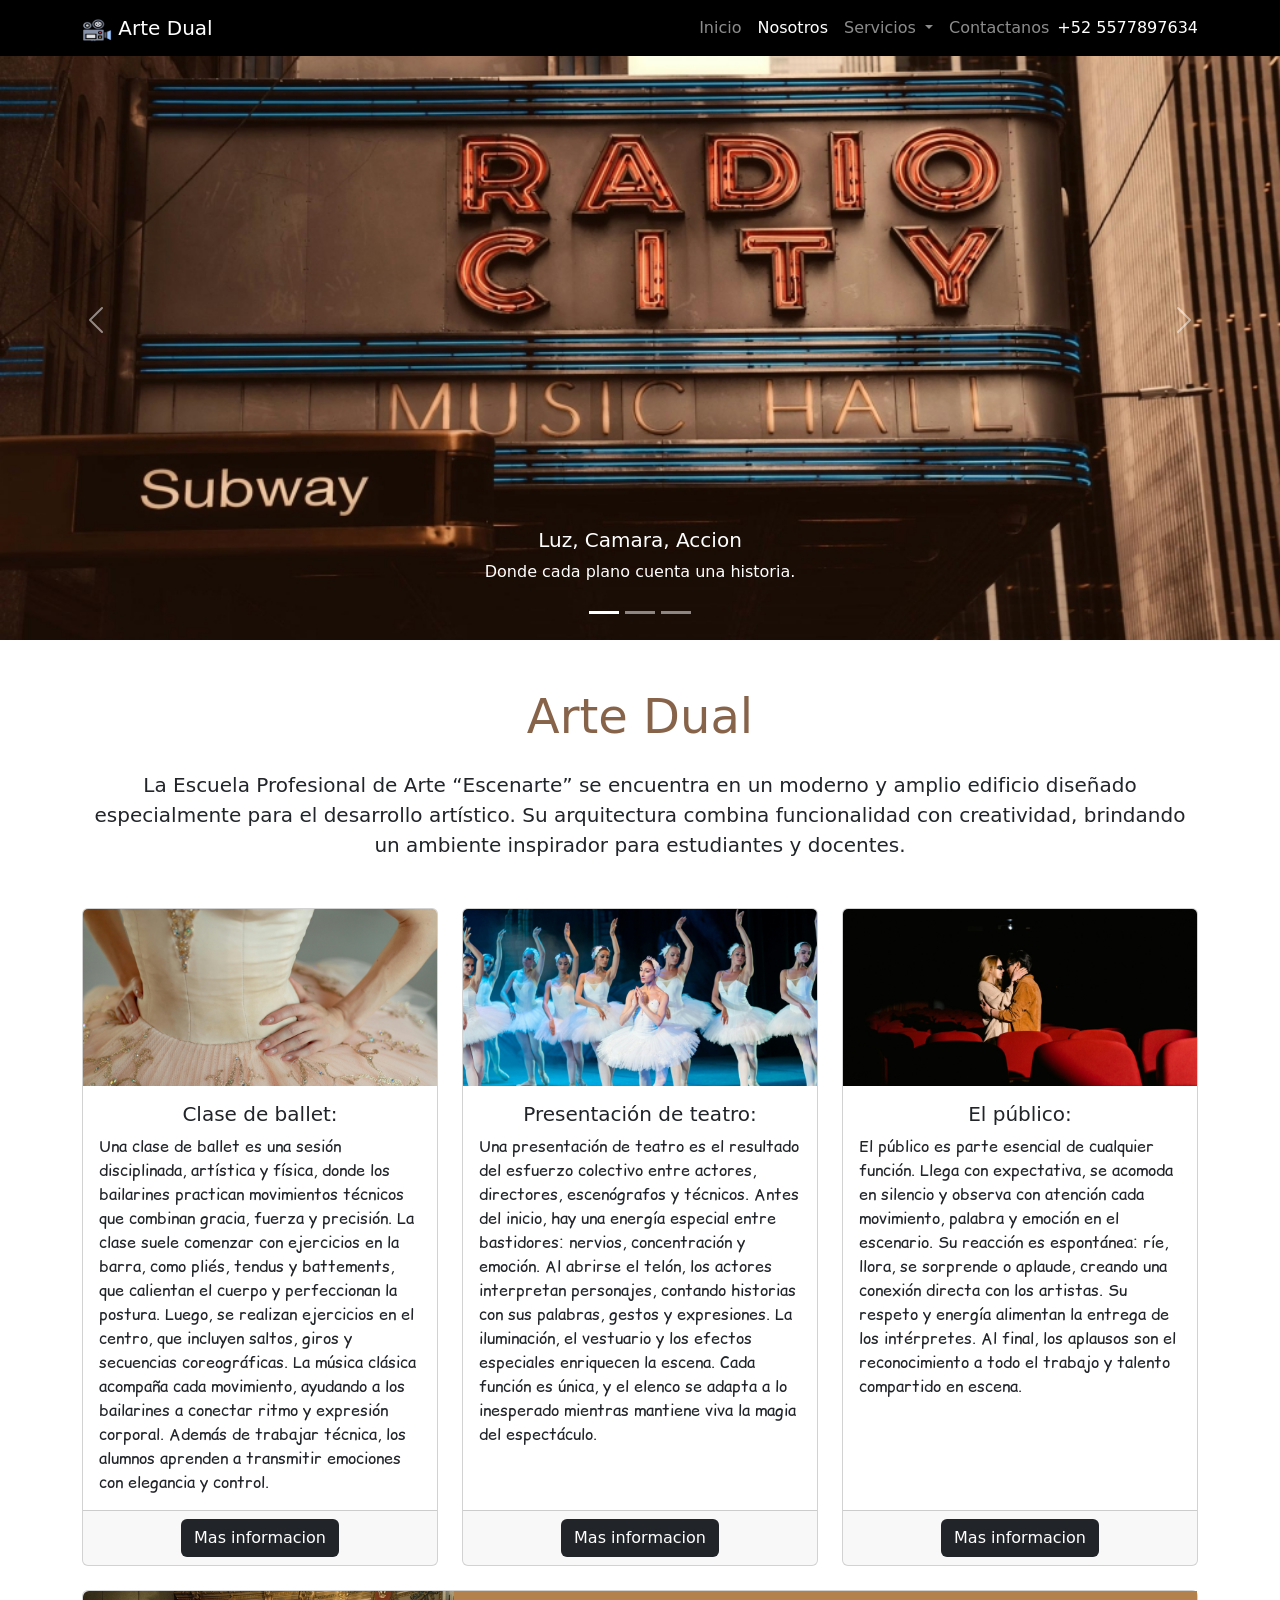
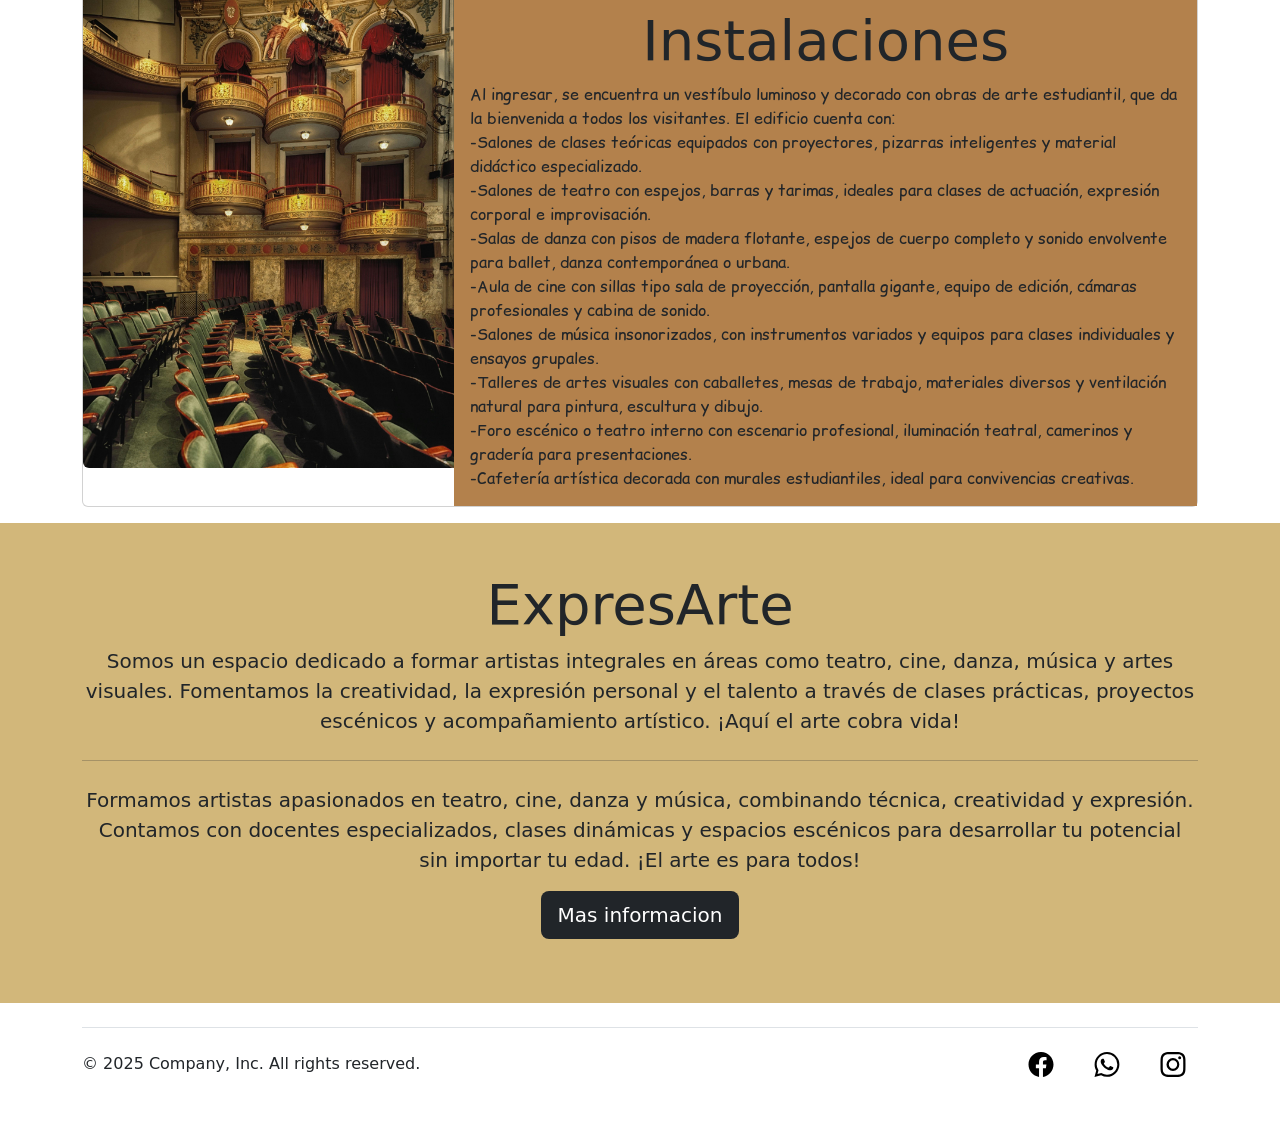
<file: nosotros.html>
<!doctype html>
<html lang="es">
  <head>
    <meta charset="utf-8">
    <meta name="viewport" content="width=device-width, initial-scale=1">
    <title>Arte Dual</title>
    <link rel="icon" href="images/logo3.png">
    <link href="https://cdn.jsdelivr.net/npm/bootstrap@5.3.6/dist/css/bootstrap.min.css" rel="stylesheet" integrity="sha384-4Q6Gf2aSP4eDXB8Miphtr37CMZZQ5oXLH2yaXMJ2w8e2ZtHTl7GptT4jmndRuHDT" crossorigin="anonymous">
    <link rel="stylesheet" href="style.css">
    <!-- tipografia -->
     <link rel="preconnect" href="https://fonts.googleapis.com">
      <link rel="preconnect" href="https://fonts.gstatic.com" crossorigin>
      <link href="https://fonts.googleapis.com/css2?family=Comic+Relief:wght@400;700&family=Edu+SA+Hand:wght@400..700&display=swap" rel="stylesheet">
  </head>
  <body>
    <!-- inicio de navbar -->
     <nav class="navbar navbar-expand-md fixed-top bg-black" data-bs-theme="dark">
            <div class="container">
                <a class="navbar-brand" href="index.html">
                     <img src="images/logo3.png" alt="Bootstrap" width="30" height="24">
                    Arte Dual
                  </a>
                <button class="navbar-toggler" type="button" data-bs-toggle="collapse" data-bs-target="#navbarSupportedContent" aria-controls="navbarSupportedContent" aria-expanded="false" aria-label="Toggle navigation">
                <span class="navbar-toggler-icon"></span>
                </button>
                <div class="collapse navbar-collapse" id="navbarSupportedContent">
                <ul class="navbar-nav ms-auto mb-2 mb-lg-0">
                    <li class="nav-item">
                    <a class="nav-link" aria-current="page" href="index.html">Inicio</a>
                    </li>
                    <li class="nav-item">
                    <a class="nav-link active" href="nosotros.html">Nosotros</a>
                    </li>
                    <li class="nav-item dropdown">
                    <a class="nav-link dropdown-toggle" href="" role="button" data-bs-toggle="dropdown" aria-expanded="false">
                        Servicios
                    </a>
                    <ul class="dropdown-menu">
                        <li><a class="dropdown-item" href="servicios.html#curso1">Cursos de verano</a></li>
                        <li><a class="dropdown-item" href="servicios.html#curso2">Por trimestre</a></li>
                    </ul>
                    </li>
                    <li class="nav-item">
                    <a class="nav-link" href="landing.html#formulario">Contactanos</a>
                    </li>
                </ul>
                <span class="navbar-text text-white">
                  <a href="#" class="text-decoration-none">+52 5577897634</a>
                </span>
                </div>
            </div>
        </nav>
     <!-- final de navbar -->


     <!-- Inicio de carrusel -->
       <div id="carouselExampleCaptions" class="carousel slide">
            <div class="carousel-indicators">
                <button type="button" data-bs-target="#carouselExampleCaptions" data-bs-slide-to="0" class="active" aria-current="true" aria-label="Slide 1"></button>
                <button type="button" data-bs-target="#carouselExampleCaptions" data-bs-slide-to="1" aria-label="Slide 2"></button>
                <button type="button" data-bs-target="#carouselExampleCaptions" data-bs-slide-to="2" aria-label="Slide 3"></button>
            </div>
            <div class="carousel-inner">
                <div class="carousel-item active">
                <img src="images_nosotros/imgnosotros1.jpg" class="d-block w-100" alt="img 1">
                <div class="carousel-caption d-none d-md-block">
                    <h5>Luz, Camara, Accion</h5>
                    <p>Donde cada plano cuenta una historia.</p>
                </div>
                </div>
                <div class="carousel-item">
                <img src="images_nosotros/imgnosotros2.jpg" class="d-block w-100" alt="img 2">
                <div class="carousel-caption d-none d-md-block">
                    <h5>Luz, Camara, Accion</h5>
                    <p>Donde cada plano cuenta una historia.</p>
                </div>
                </div>
                <div class="carousel-item">
                <img src="images_nosotros/imgnosotros3 (2).jpg" class="d-block w-100" alt="img 3">
                <div class="carousel-caption d-none d-md-block">
                    <h5>Luz, Camara, Accion</h5>
                    <p>Donde cada plano cuenta una historia.</p>
                </div>
                </div>
            </div>
            <button class="carousel-control-prev" type="button" data-bs-target="#carouselExampleCaptions" data-bs-slide="prev">
                <span class="carousel-control-prev-icon" aria-hidden="true"></span>
                <span class="visually-hidden">Previous</span>
            </button>
            <button class="carousel-control-next" type="button" data-bs-target="#carouselExampleCaptions" data-bs-slide="next">
                <span class="carousel-control-next-icon" aria-hidden="true"></span>
                <span class="visually-hidden">Next</span>
            </button>
        </div>
      <!-- final de carrusel -->

      <!-- Inicio Seccion principal -->
       <section class="container my-5">
          <h2 class="text-subtitulos display-5 text-center my-4"> Arte Dual</h2>
          <p class="lead text-center">
           La Escuela Profesional de Arte “Escenarte” se encuentra en un moderno y amplio edificio diseñado especialmente para el desarrollo artístico. Su arquitectura combina funcionalidad con creatividad, brindando un ambiente inspirador para estudiantes y docentes.
          </p>
       </section>
       <!-- final de seccion principal -->

         <!-- Inicio de cards -->
          <div class="container my-4">
           <div class="row row-cols-1 row-cols-md-3 g-4">
              <div class="col">
                <div class="card h-100">
                  <img src="images_nosotros/cardnostros1.jpg" class="card-img-top" alt="targeta 1">
                  <div class="card-body bg-brown">
                    <h5 class="card-title text-center">Clase de ballet:</h5>
                    <p class="card-text comic-relief-regular">Una clase de ballet es una sesión disciplinada, artística y física, donde los bailarines practican movimientos técnicos que combinan gracia, fuerza y precisión. La clase suele comenzar con ejercicios en la barra, como pliés, tendus y battements, que calientan el cuerpo y perfeccionan la postura. Luego, se realizan ejercicios en el centro, que incluyen saltos, giros y secuencias coreográficas. La música clásica acompaña cada movimiento, ayudando a los bailarines a conectar ritmo y expresión corporal. Además de trabajar técnica, los alumnos aprenden a transmitir emociones con elegancia y control. </p>
                  </div>
                  <div class="card-footer text-center bg-brown">
                    <a href="landing.html" class="btn bg-dark text-white bg-jum">Mas informacion</a>
                  </div>
                </div>
              </div>
              <div class="col">
                <div class="card h-100">
                  <img src="images_nosotros/cardnosotros3.jpg" class="card-img-top" alt="targeta 2">
                  <div class="card-body bg-brown">
                    <h5 class="card-title text-center">Presentación de teatro:</h5>
                    <p class="card-text comic-relief-regular">Una presentación de teatro es el resultado del esfuerzo colectivo entre actores, directores, escenógrafos y técnicos. Antes del inicio, hay una energía especial entre bastidores: nervios, concentración y emoción. Al abrirse el telón, los actores interpretan personajes, contando historias con sus palabras, gestos y expresiones. La iluminación, el vestuario y los efectos especiales enriquecen la escena. Cada función es única, y el elenco se adapta a lo inesperado mientras mantiene viva la magia del espectáculo. </p>
                  </div>
                  <div class="card-footer text-center bg-brown">
                    <a href="landing.html" class="btn bg-dark text-white bg-jum">Mas informacion</a>
                  </div>
                </div>
              </div>
              <div class="col">
                <div class="card h-100">
                  <img src="images_nosotros/cardnosotros4.jpg" class="card-img-top" alt="targeta 3">
                  <div class="card-body bg-brown">
                    <h5 class="card-title text-center">El público:</h5>
                    <p class="card-text comic-relief-regular">El público es parte esencial de cualquier función. Llega con expectativa, se acomoda en silencio y observa con atención cada movimiento, palabra y emoción en el escenario. Su reacción es espontánea: ríe, llora, se sorprende o aplaude, creando una conexión directa con los artistas. Su respeto y energía alimentan la entrega de los intérpretes. Al final, los aplausos son el reconocimiento a todo el trabajo y talento compartido en escena. </p>
                  </div>
                  <div class="card-footer text-center bg-brown">
                    <a href="landing.html" class="btn bg-dark text-white bg-jum">Mas informacion</a>
                  </div>
                </div>
              </div>
            </div>
            </div>
           <!-- final de cards -->

           <!-- inicio de card principal -->
          <section id="Instalaciones">
         <div class="container">
         <div class="card mb-3 " >
            <div class="row g-0">
                <div class="col-md-4">
                <img src="images_nosotros/cardnosotros2.jpg" class="img-fluid rounded-start" alt="card 2">
                </div>
                <div class="col-md-8">
                 <div class="card-body bg-card2 h-100">
                    <h5 class="card-title display-4 text-center">Instalaciones</h5>
                    <p class="card-text comic-relief-regular">Al ingresar, se encuentra un vestíbulo luminoso y decorado con obras de arte estudiantil, que da la bienvenida a todos los visitantes. El edificio cuenta con: <br>
                        -Salones de clases teóricas equipados con proyectores, pizarras inteligentes y material didáctico especializado. <br>
                        -Salones de teatro con espejos, barras y tarimas, ideales para clases de actuación, expresión corporal e improvisación. <br>
                        -Salas de danza con pisos de madera flotante, espejos de cuerpo completo y sonido envolvente para ballet, danza contemporánea o urbana. <br>
                        -Aula de cine con sillas tipo sala de proyección, pantalla gigante, equipo de edición, cámaras profesionales y cabina de sonido. <br>
                        -Salones de música insonorizados, con instrumentos variados y equipos para clases individuales y ensayos grupales. <br>
                        -Talleres de artes visuales con caballetes, mesas de trabajo, materiales diversos y ventilación natural para pintura, escultura y dibujo. <br>
                        -Foro escénico o teatro interno con escenario profesional, iluminación teatral, camerinos y gradería para presentaciones. <br>
                        -Cafetería artística decorada con murales estudiantiles, ideal para convivencias creativas. <br>
                </div>
                </div>
            </div>
         </div>
         </div>
         </section>
         <!-- final de card principal -->

      <!-- Inicio jumbotron -->
        <div class="container-fluid bg-jum">
          <div class="container py-5 text-center">
            <h2 class="display-4">ExpresArte</h2>
            <p class="lead">Somos un espacio dedicado a formar artistas integrales en áreas como teatro, cine, danza, música y artes visuales. Fomentamos la creatividad, la expresión personal y el talento a través de clases prácticas, proyectos escénicos y acompañamiento artístico. ¡Aquí el arte cobra vida!</p>
            <hr class="my-4">
            <p class="lead">Formamos artistas apasionados en teatro, cine, danza y música, combinando técnica, creatividad y expresión. Contamos con docentes especializados, clases dinámicas y espacios escénicos para desarrollar tu potencial sin importar tu edad. ¡El arte es para todos!</p>
            <p class="lead">
              <a href="landing.html#testimonios" class="btn bg-dark btn-lg text-white">Mas informacion</a>
            </p>
          </div>
        </div>
        <!-- Final de jumbotron -->

        <!-- Inicio de footer-->
          <div class="container">
            <div class="d-flex flex-column flex-sm-row justify-content-between py-4 my-4 border-top"> 
              <p>© 2025 Company, Inc. All rights reserved.</p>
               <ul class="list-unstyled d-flex"> 
                <li class="ms-3">
                  <a class="link-body-emphasis" href="https://www.facebook.com" target="_blank">
                    <svg xmlns="http://www.w3.org/2000/svg" width="50" height="25" fill="#000000" class="bi bi-facebook" viewBox="0 0 16 16">
                      <path d="M16 8.049c0-4.446-3.582-8.05-8-8.05C3.58 0-.002 3.603-.002 8.05c0 4.017 2.926 7.347 6.75 7.951v-5.625h-2.03V8.05H6.75V6.275c0-2.017 1.195-3.131 3.022-3.131.876 0 1.791.157 1.791.157v1.98h-1.009c-.993 0-1.303.621-1.303 1.258v1.51h2.218l-.354 2.326H9.25V16c3.824-.604 6.75-3.934 6.75-7.951"/>
                    </svg>
                  </a>
                </li>
                <li class="ms-3">
                  <a class="link-body-emphasis" href="https://web.whatsapp.com" target="_blank">
                    <svg xmlns="http://www.w3.org/2000/svg" width="50" height="25" fill="#000000" class="bi bi-whatsapp" viewBox="0 0 16 16">
                      <path d="M13.601 2.326A7.85 7.85 0 0 0 7.994 0C3.627 0 .068 3.558.064 7.926c0 1.399.366 2.76 1.057 3.965L0 16l4.204-1.102a7.9 7.9 0 0 0 3.79.965h.004c4.368 0 7.926-3.558 7.93-7.93A7.9 7.9 0 0 0 13.6 2.326zM7.994 14.521a6.6 6.6 0 0 1-3.356-.92l-.24-.144-2.494.654.666-2.433-.156-.251a6.56 6.56 0 0 1-1.007-3.505c0-3.626 2.957-6.584 6.591-6.584a6.56 6.56 0 0 1 4.66 1.931 6.56 6.56 0 0 1 1.928 4.66c-.004 3.639-2.961 6.592-6.592 6.592m3.615-4.934c-.197-.099-1.17-.578-1.353-.646-.182-.065-.315-.099-.445.099-.133.197-.513.646-.627.775-.114.133-.232.148-.43.05-.197-.1-.836-.308-1.592-.985-.59-.525-.985-1.175-1.103-1.372-.114-.198-.011-.304.088-.403.087-.088.197-.232.296-.346.1-.114.133-.198.198-.33.065-.134.034-.248-.015-.347-.05-.099-.445-1.076-.612-1.47-.16-.389-.323-.335-.445-.34-.114-.007-.247-.007-.38-.007a.73.73 0 0 0-.529.247c-.182.198-.691.677-.691 1.654s.71 1.916.81 2.049c.098.133 1.394 2.132 3.383 2.992.47.205.84.326 1.129.418.475.152.904.129 1.246.08.38-.058 1.171-.48 1.338-.943.164-.464.164-.86.114-.943-.049-.084-.182-.133-.38-.232"/>
                    </svg>
                  </a>
                </li> 
                <li class="ms-3">
                  <a class="link-body-emphasis" href="https://www.instagram.com" target="_blank">
                    <svg xmlns="http://www.w3.org/2000/svg" width="50" height="25" fill="#000000" class="bi bi-instagram" viewBox="0 0 16 16">
                      <path d="M8 0C5.829 0 5.556.01 4.703.048 3.85.088 3.269.222 2.76.42a3.9 3.9 0 0 0-1.417.923A3.9 3.9 0 0 0 .42 2.76C.222 3.268.087 3.85.048 4.7.01 5.555 0 5.827 0 8.001c0 2.172.01 2.444.048 3.297.04.852.174 1.433.372 1.942.205.526.478.972.923 1.417.444.445.89.719 1.416.923.51.198 1.09.333 1.942.372C5.555 15.99 5.827 16 8 16s2.444-.01 3.298-.048c.851-.04 1.434-.174 1.943-.372a3.9 3.9 0 0 0 1.416-.923c.445-.445.718-.891.923-1.417.197-.509.332-1.09.372-1.942C15.99 10.445 16 10.173 16 8s-.01-2.445-.048-3.299c-.04-.851-.175-1.433-.372-1.941a3.9 3.9 0 0 0-.923-1.417A3.9 3.9 0 0 0 13.24.42c-.51-.198-1.092-.333-1.943-.372C10.443.01 10.172 0 7.998 0zm-.717 1.442h.718c2.136 0 2.389.007 3.232.046.78.035 1.204.166 1.486.275.373.145.64.319.92.599s.453.546.598.92c.11.281.24.705.275 1.485.039.843.047 1.096.047 3.231s-.008 2.389-.047 3.232c-.035.78-.166 1.203-.275 1.485a2.5 2.5 0 0 1-.599.919c-.28.28-.546.453-.92.598-.28.11-.704.24-1.485.276-.843.038-1.096.047-3.232.047s-2.39-.009-3.233-.047c-.78-.036-1.203-.166-1.485-.276a2.5 2.5 0 0 1-.92-.598 2.5 2.5 0 0 1-.6-.92c-.109-.281-.24-.705-.275-1.485-.038-.843-.046-1.096-.046-3.233s.008-2.388.046-3.231c.036-.78.166-1.204.276-1.486.145-.373.319-.64.599-.92s.546-.453.92-.598c.282-.11.705-.24 1.485-.276.738-.034 1.024-.044 2.515-.045zm4.988 1.328a.96.96 0 1 0 0 1.92.96.96 0 0 0 0-1.92m-4.27 1.122a4.109 4.109 0 1 0 0 8.217 4.109 4.109 0 0 0 0-8.217m0 1.441a2.667 2.667 0 1 1 0 5.334 2.667 2.667 0 0 1 0-5.334"/>
                    </svg>
                  </a>
                </li> 
              </ul> 
            </div>
          </div>
          <!-- Final de footer -->


            <script src="https://cdn.jsdelivr.net/npm/bootstrap@5.3.6/dist/js/bootstrap.bundle.min.js" integrity="sha384-j1CDi7MgGQ12Z7Qab0qlWQ/Qqz24Gc6BM0thvEMVjHnfYGF0rmFCozFSxQBxwHKO" crossorigin="anonymous"></script>

      </body>
      </html>
</file>
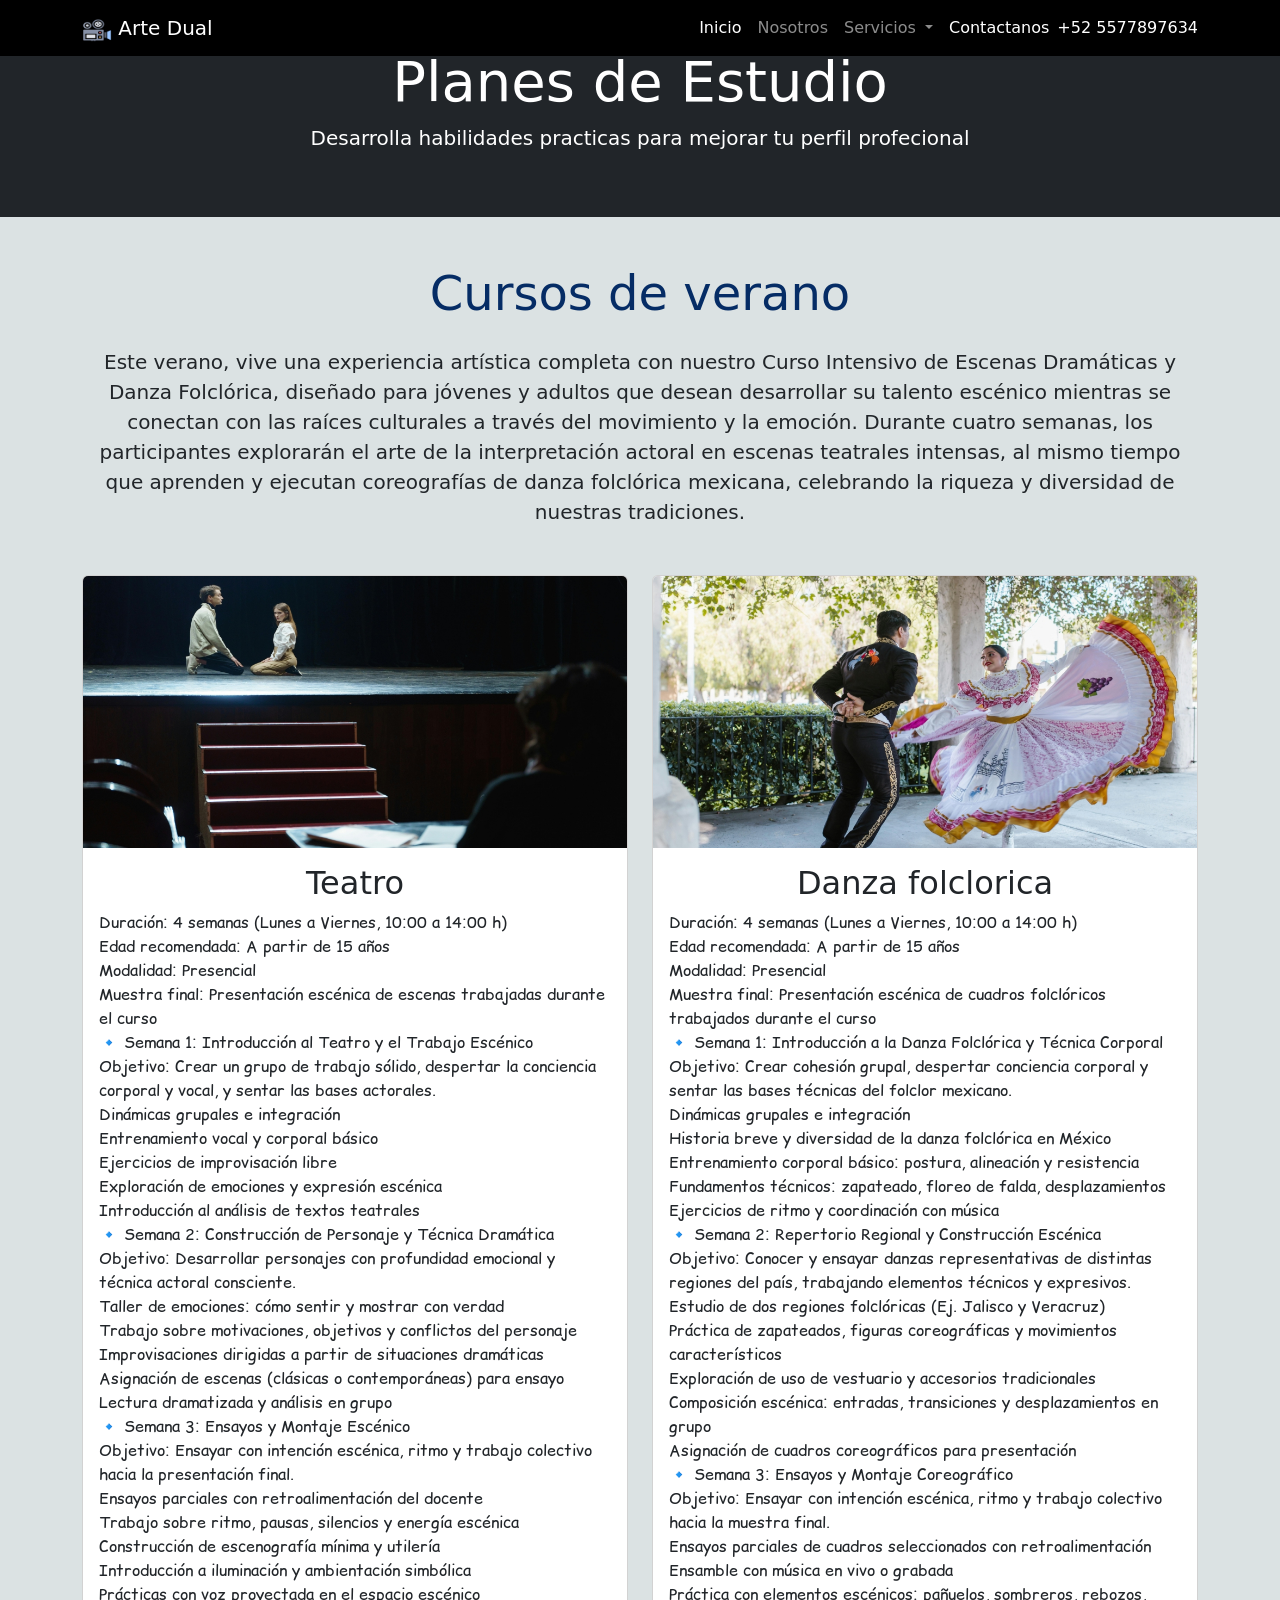
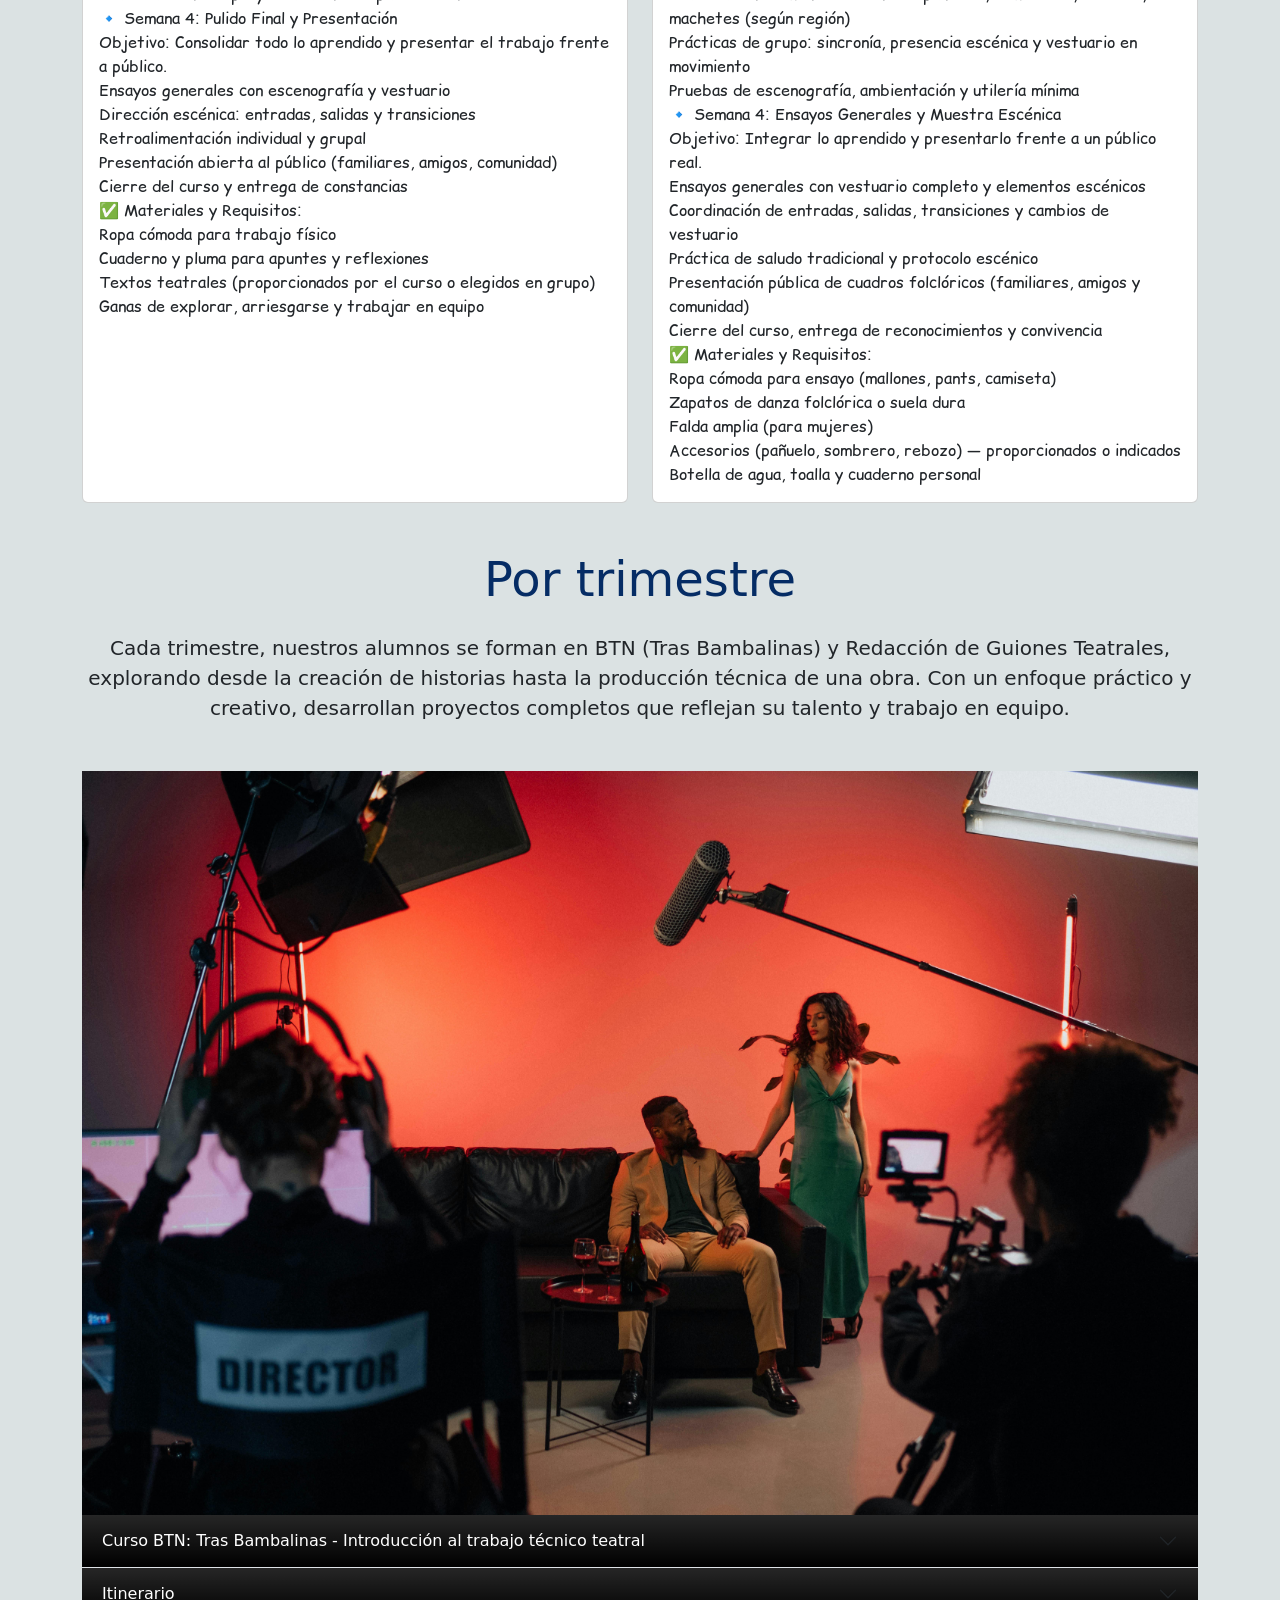
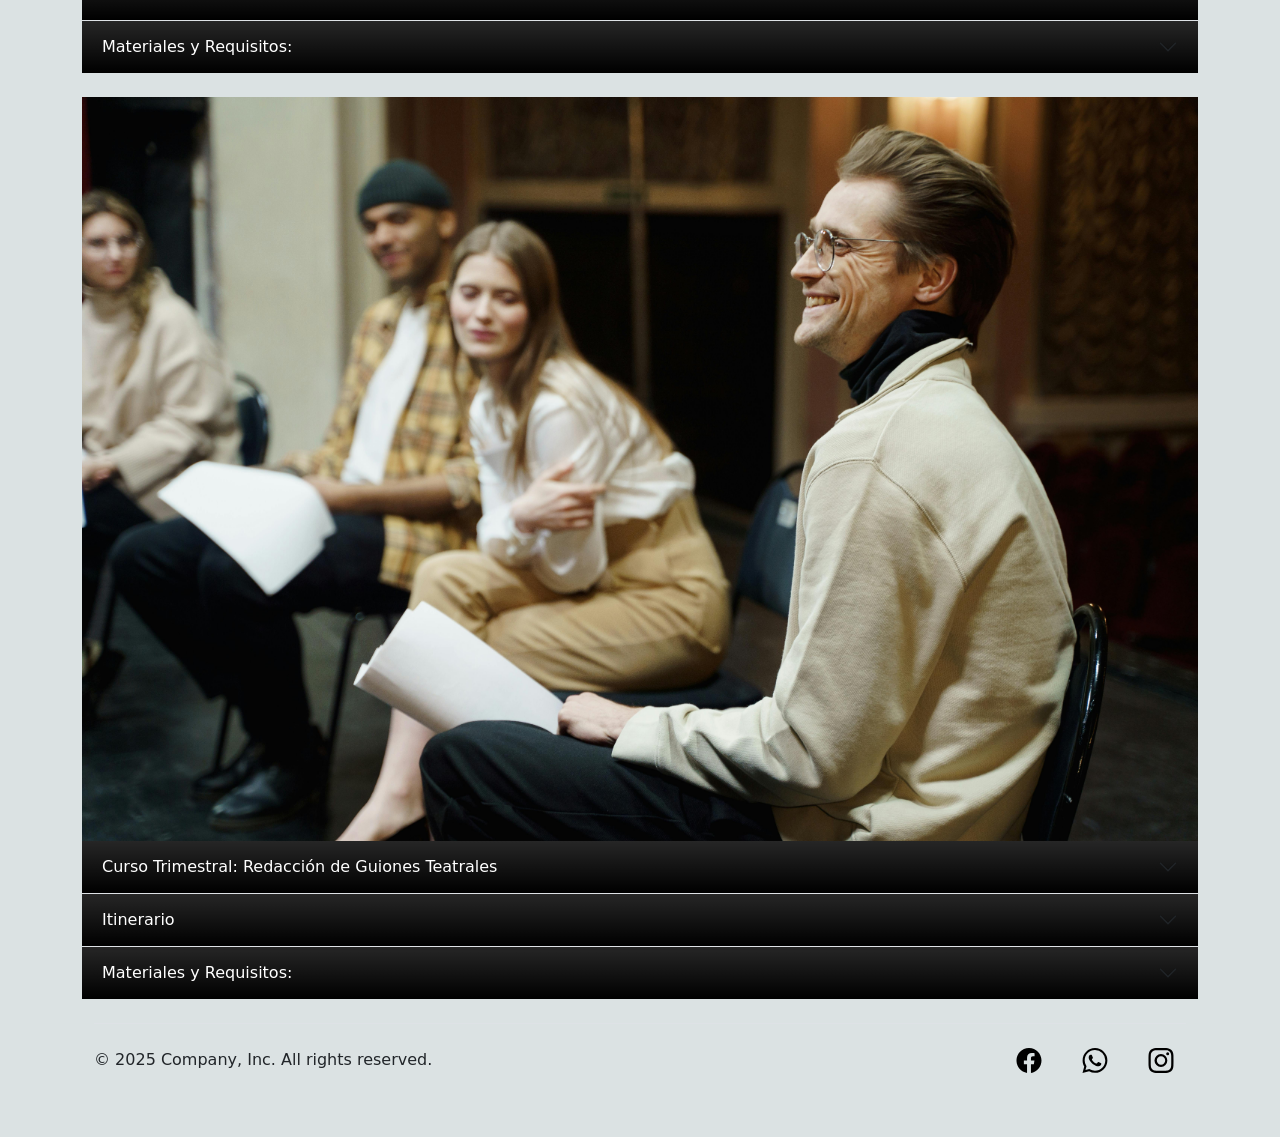
<file: servicios.html>
<!doctype html>
<html lang="es">
  <head>
    <meta charset="utf-8">
    <meta name="viewport" content="width=device-width, initial-scale=1">
    <title>servicios</title>
    <link href="https://cdn.jsdelivr.net/npm/bootstrap@5.3.7/dist/css/bootstrap.min.css" rel="stylesheet" integrity="sha384-LN+7fdVzj6u52u30Kp6M/trliBMCMKTyK833zpbD+pXdCLuTusPj697FH4R/5mcr" crossorigin="anonymous">
    <link rel="stylesheet" href="style.css">
    <!-- tipografia -->
     <link rel="preconnect" href="https://fonts.googleapis.com">
      <link rel="preconnect" href="https://fonts.gstatic.com" crossorigin>
      <link href="https://fonts.googleapis.com/css2?family=Comic+Relief:wght@400;700&family=Edu+SA+Hand:wght@400..700&display=swap" rel="stylesheet">
  </head>
  <body class="body-ser">

    <!-- inicio de navbar -->
     <nav class="navbar navbar-expand-md fixed-top bg-black" data-bs-theme="dark">
            <div class="container">
                <a class="navbar-brand" href="index.html">
                     <img src="images/logo3.png" alt="Bootstrap" width="30" height="24">
                    Arte Dual
                  </a>
                <button class="navbar-toggler" type="button" data-bs-toggle="collapse" data-bs-target="#navbarSupportedContent" aria-controls="navbarSupportedContent" aria-expanded="false" aria-label="Toggle navigation">
                <span class="navbar-toggler-icon"></span>
                </button>
                <div class="collapse navbar-collapse" id="navbarSupportedContent">
                <ul class="navbar-nav ms-auto mb-2 mb-lg-0">
                    <li class="nav-item">
                    <a class="nav-link active" aria-current="page" href="index.html">Inicio</a>
                    </li>
                    <li class="nav-item">
                    <a class="nav-link" href="nosotros.html">Nosotros</a>
                    </li>
                    <li class="nav-item dropdown">
                    <a class="nav-link dropdown-toggle" href="#" role="button" data-bs-toggle="dropdown" aria-expanded="false">
                        Servicios
                    </a>
                    <ul class="dropdown-menu">
                        <li><a class="dropdown-item" href="servicios.html#curso1">Cursos de verano</a></li>
                        <li><a class="dropdown-item" href="servicios.html#curso2">Por trimestre</a></li>
                    </ul>
                    </li>
                    <li class="nav-item">
                    <a class="nav-link active" href="landing.html#formulario">Contactanos</a>
                    </li>
                </ul>
                <span class="navbar-text text-white">
                  <a href="#" class="text-decoration-none">+52 5577897634</a>
                </span>
                </div>
            </div>
        </nav>
     <!-- final de navbar -->

       <!-- cabecera -->
      <header class="bg-dark text-white text-center py-5">
        <h1 class="display-4">Planes de Estudio</h1>
        <p class="lead">Desarrolla habilidades practicas para mejorar tu perfil profecional</p>
      </header>
      <!-- final de cabecera -->

      <!-- Inicio Seccion principal -->
       <section id="curso1" class="container my-5">
          <h2 class="text-primary-emphasis display-5 text-center my-4">Cursos de verano</h2>
          <p class="lead text-center">
           Este verano, vive una experiencia artística completa con nuestro Curso Intensivo de Escenas Dramáticas y Danza Folclórica, diseñado para jóvenes y adultos que desean desarrollar su talento escénico mientras se conectan con las raíces culturales a través del movimiento y la emoción.
          Durante cuatro semanas, los participantes explorarán el arte de la interpretación actoral en escenas teatrales intensas, al mismo tiempo que aprenden y ejecutan coreografías de danza folclórica mexicana, celebrando la riqueza y diversidad de nuestras tradiciones.
          </p>
       </section>
       <!-- final de seccion principal -->

         <!-- inicio de cards cursos de verano -->

          <div class="container">
          <div class="row justify-content-center ">
          <div class="col-12 col-md-6">
            <div class="card h-100">
          <img src="images_servicios/teatro.jpg" class="card-img-top" alt="teatro">
          <div class="card-body">
            <h2 class="text-center">Teatro</h2>
            <p class="card-text comic-relief-regular">Duración: 4 semanas (Lunes a Viernes, 10:00 a 14:00 h) <br>
                    Edad recomendada: A partir de 15 años <br>
                    Modalidad: Presencial <br>
                    Muestra final: Presentación escénica de escenas trabajadas durante el curso <br>
                    🔹 Semana 1: Introducción al Teatro y el Trabajo Escénico <br>
                    Objetivo: Crear un grupo de trabajo sólido, despertar la conciencia corporal y vocal, y sentar las bases actorales. <br>
                    Dinámicas grupales e integración <br>
                    Entrenamiento vocal y corporal básico <br>
                    Ejercicios de improvisación libre <br>
                    Exploración de emociones y expresión escénica <br>
                    Introducción al análisis de textos teatrales <br>
                    🔹 Semana 2: Construcción de Personaje y Técnica Dramática <br>
                    Objetivo: Desarrollar personajes con profundidad emocional y técnica actoral consciente. <br>
                    Taller de emociones: cómo sentir y mostrar con verdad <br>
                    Trabajo sobre motivaciones, objetivos y conflictos del personaje <br>
                    Improvisaciones dirigidas a partir de situaciones dramáticas <br>
                    Asignación de escenas (clásicas o contemporáneas) para ensayo <br>
                    Lectura dramatizada y análisis en grupo <br>
                    🔹 Semana 3: Ensayos y Montaje Escénico <br>
                    Objetivo: Ensayar con intención escénica, ritmo y trabajo colectivo hacia la presentación final. <br>
                    Ensayos parciales con retroalimentación del docente <br>
                    Trabajo sobre ritmo, pausas, silencios y energía escénica <br>
                    Construcción de escenografía mínima y utilería <br>
                    Introducción a iluminación y ambientación simbólica <br>
                    Prácticas con voz proyectada en el espacio escénico <br>
                    🔹 Semana 4: Pulido Final y Presentación <br>
                    Objetivo: Consolidar todo lo aprendido y presentar el trabajo frente a público. <br>
                    Ensayos generales con escenografía y vestuario <br>
                    Dirección escénica: entradas, salidas y transiciones <br>
                    Retroalimentación individual y grupal <br>
                    Presentación abierta al público (familiares, amigos, comunidad) <br>
                    Cierre del curso y entrega de constancias <br>
                    ✅ Materiales y Requisitos: <br>
                    Ropa cómoda para trabajo físico <br>
                    Cuaderno y pluma para apuntes y reflexiones <br>
                    Textos teatrales (proporcionados por el curso o elegidos en grupo) <br>
                    Ganas de explorar, arriesgarse y trabajar en equipo</p>
              </div>
            </div>
          </div>
          <!-- final de card curso de verano -->

           <!-- segunda card curso de verano-->
            <div class="col-12 col-md-6">
            <div class="card h-100">
          <img src="images_servicios/danza folclorica.jpg" class="card-img-top" alt="danza">
          <div class="card-body">
            <h2 class="text-center">Danza folclorica</h2>
            <p class="card-text comic-relief-regular">Duración: 4 semanas (Lunes a Viernes, 10:00 a 14:00 h) <br>
                  Edad recomendada: A partir de 15 años <br>
                  Modalidad: Presencial <br>
                  Muestra final: Presentación escénica de cuadros folclóricos trabajados durante el curso <br>
                  🔹 Semana 1: Introducción a la Danza Folclórica y Técnica Corporal <br>
                  Objetivo: Crear cohesión grupal, despertar conciencia corporal y sentar las bases técnicas del folclor mexicano. <br>
                  Dinámicas grupales e integración <br>
                  Historia breve y diversidad de la danza folclórica en México <br>
                  Entrenamiento corporal básico: postura, alineación y resistencia <br>
                  Fundamentos técnicos: zapateado, floreo de falda, desplazamientos <br>
                  Ejercicios de ritmo y coordinación con música <br>
                  🔹 Semana 2: Repertorio Regional y Construcción Escénica <br>
                  Objetivo: Conocer y ensayar danzas representativas de distintas regiones del país, trabajando elementos técnicos y expresivos. <br>
                  Estudio de dos regiones folclóricas (Ej. Jalisco y Veracruz) <br>
                  Práctica de zapateados, figuras coreográficas y movimientos característicos<br>
                  Exploración de uso de vestuario y accesorios tradicionales <br>
                  Composición escénica: entradas, transiciones y desplazamientos en grupo <br>
                  Asignación de cuadros coreográficos para presentación <br>
                  🔹 Semana 3: Ensayos y Montaje Coreográfico <br>
                  Objetivo: Ensayar con intención escénica, ritmo y trabajo colectivo hacia la muestra final. <br>
                  Ensayos parciales de cuadros seleccionados con retroalimentación <br>
                  Ensamble con música en vivo o grabada <br>
                  Práctica con elementos escénicos: pañuelos, sombreros, rebozos, machetes (según región) <br>
                  Prácticas de grupo: sincronía, presencia escénica y vestuario en movimiento <br>
                  Pruebas de escenografía, ambientación y utilería mínima <br>
                  🔹 Semana 4: Ensayos Generales y Muestra Escénica <br>
                  Objetivo: Integrar lo aprendido y presentarlo frente a un público real. <br>
                  Ensayos generales con vestuario completo y elementos escénicos <br>
                  Coordinación de entradas, salidas, transiciones y cambios de vestuario <br>
                  Práctica de saludo tradicional y protocolo escénico <br>
                  Presentación pública de cuadros folclóricos (familiares, amigos y comunidad) <br>
                  Cierre del curso, entrega de reconocimientos y convivencia <br>
                  ✅ Materiales y Requisitos: <br>
                  Ropa cómoda para ensayo (mallones, pants, camiseta) <br>
                  Zapatos de danza folclórica o suela dura <br>
                  Falda amplia (para mujeres) <br>
                  Accesorios (pañuelo, sombrero, rebozo) — proporcionados o indicados <br>
                  Botella de agua, toalla y cuaderno personal <br>
              </div>
            </div>
            <!-- final de card segundo curso de verano -->
          </div>
          </div>
          </div>
          <!-- final de cursos de verano -->

          <!-- inicio de seccion dos -->
            <section id="curso2" class="container my-5">
              <h2 class="text-primary-emphasis display-5 text-center my-4">Por trimestre</h2>
              <p class="lead text-center">Cada trimestre, nuestros alumnos se forman en BTN (Tras Bambalinas) y Redacción de Guiones Teatrales, explorando desde la creación de historias hasta la producción técnica de una obra. Con un enfoque práctico y creativo, desarrollan proyectos completos que reflejan su talento y trabajo en equipo.
              </p>
          </section>
           <!-- final de seccion dos -->

          <!-- Primer acordeon -->
           <div class="container mb-4">
           <img src="images_servicios/bts.jpg" class="img-fluid" alt="btn">
           <div class="accordion accordion-flush" id="accordionFlushExample">
            <div class="accordion-item">
              <h2 class="accordion-header">
                <button class="accordion-button collapsed bg-black bg-gradient text-white" type="button" data-bs-toggle="collapse" data-bs-target="#flush-collapseOne" aria-expanded="false" aria-controls="flush-collapseOne">
                 Curso BTN: Tras Bambalinas - Introducción al trabajo técnico teatral
                </button>
              </h2>
              <div id="flush-collapseOne" class="accordion-collapse collapse" data-bs-parent="#accordionFlushExample">
                <div class="accordion-body comic-relief-regular">Duración: 4 semanas (Lunes a Viernes, 10:00 a 14:00 h) <br>
                    Edad recomendada: A partir de 15 años <br>
                    Modalidad: Presencial <br>
                    Muestra final: Montaje técnico y presentación de escenas con apoyo escénico complet</div>
              </div>
            </div>
            <div class="accordion-item">
              <h2 class="accordion-header">
                <button class="accordion-button collapsed bg-black bg-gradient text-white" type="button" data-bs-toggle="collapse" data-bs-target="#flush-collapseTwo" aria-expanded="false" aria-controls="flush-collapseTwo">
                  Itinerario
                </button>
              </h2>
              <div id="flush-collapseTwo" class="accordion-collapse collapse" data-bs-parent="#accordionFlushExample">
                <div class="accordion-body comic-relief-regular">Semana 1: Introducción al Teatro Técnico <br>
                  Objetivo: Conocer las áreas técnicas del teatro y fomentar el trabajo en equipo. <br>
                  Roles tras bambalinas <br>
                  Escenografía, iluminación, sonido y vestuario <br>
                  Seguridad y dinámica grupal <br>
                  🔹 Semana 2: Diseño y Planificación Técnica <br>
                  Objetivo: Crear propuestas escénicas funcionales y estéticas. <br>
                  Diseño de escenografía y vestuario <br>
                  Iluminación básica y ambientación <br>
                  Asignación de escenas para montaje <br>
                  🔹 Semana 3: Ensayos Técnicos y Montaje <br>
                  Objetivo: Aplicar los diseños técnicos en los ensayos. <br>
                  Construcción de elementos <br>
                  Pruebas de sonido e iluminación <br>
                  Coordinación técnica con actores <br>
                  🔹 Semana 4: Muestra Final y Evaluación <br>
                  Objetivo: Presentar el trabajo técnico en escena. <br>
                  Ensayos generales <br>
                  Coordinacion completa del montaje <br>
                  Presentación y entrega de constancias</div>
              </div>
            </div>
            <div class="accordion-item">
              <h2 class="accordion-header">
                <button class="accordion-button collapsed bg-black bg-gradient text-white" type="button" data-bs-toggle="collapse" data-bs-target="#flush-collapseThree" aria-expanded="false" aria-controls="flush-collapseThree">
                  Materiales y Requisitos:
                </button>
              </h2>
              <div id="flush-collapseThree" class="accordion-collapse collapse" data-bs-parent="#accordionFlushExample">
                <div class="accordion-body comic-relief-regular">Ropa cómoda (se trabajará con materiales y herramientas) <br>
                Cuaderno y pluma <br>
                Ganas de aprender haciendo, colaborar y resolver creativamente <br>
                Herramientas básicas (opcional): cinta métrica, guantes, tijeras, cinta adhesiva <br>
                Los materiales principales serán proporcionados por la escuela</div>
              </div>
            </div>
          </div>
          </div>
           <!-- final de primer acordeon -->

           <!-- inicio de segundo acordeon -->
            <div class="container mb-4">
           <img src="images_servicios/guion.jpg" class="img-fluid" alt="btn">
           <div class="accordion accordion-flush" id="accordionFlushExample">
            <div class="accordion-item">
              <h2 class="accordion-header">
                <button class="accordion-button collapsed bg-black bg-gradient text-white" type="button" data-bs-toggle="collapse" data-bs-target="#flush-collapseOne" aria-expanded="false" aria-controls="flush-collapseOne">
                 Curso Trimestral: Redacción de Guiones Teatrales
                </button>
              </h2>
              <div id="flush-collapseOne" class="accordion-collapse collapse" data-bs-parent="#accordionFlushExample">
                <div class="accordion-body comic-relief-regular">Duración: 12 semanas (Lunes a Viernes, 10:00 a 14:00 h) <br>
                      Edad recomendada: A partir de 15 años <br>
                      Modalidad: Presencial <br>
                      Muestra final: Lectura dramatizada de escenas escritas por los alumnos <br>
                </div>
              </div>
            </div>
            <div class="accordion-item">
              <h2 class="accordion-header">
                <button class="accordion-button collapsed bg-black bg-gradient text-white" type="button" data-bs-toggle="collapse" data-bs-target="#flush-collapseTwo" aria-expanded="false" aria-controls="flush-collapseTwo">
                  Itinerario
                </button>
              </h2>
              <div id="flush-collapseTwo" class="accordion-collapse collapse" data-bs-parent="#accordionFlushExample">
                <div class="accordion-body comic-relief-regular">🔹 Mes 1: Fundamentos del Guion Teatral <br>
                Objetivo: Introducir al alumno en la estructura dramática y despertar la creatividad. <br>
                ¿Qué es un guion teatral? <br>
                Partes de una obra: inicio, conflicto, clímax, desenlace <br>
                Ejercicios de escritura libre e ideas creativas <br>
                Introducción a la creación de personajes y diálogos <br>
                🔹 Mes 2: Desarrollo de Personajes y Escenas <br>
                Objetivo: Profundizar en la construcción dramática y comenzar la redacción de escenas completas. <br>
                Motivaciones, conflictos y evolución del personaje <br>
                Técnicas de diálogo y ritmo escénico <br>
                Escritura y revisión de escenas <br>
                Retroalimentación grupal y correcciones <br>
                🔹 Mes 3: Revisión Final y Presentación <br>
                Objetivo: Pulir las escenas escritas y presentarlas en una lectura dramatizada. <br>
                Corrección y edición de guiones <br>
                Ensayos de lectura escénica con actores <br>
                Lectura final abierta al público (familiares, comunidad) <br>
                Evaluación individual y entrega de constancias <br>
                </div>
              </div>
            </div>
            <div class="accordion-item">
              <h2 class="accordion-header">
                <button class="accordion-button collapsed bg-black bg-gradient text-white" type="button" data-bs-toggle="collapse" data-bs-target="#flush-collapseThree" aria-expanded="false" aria-controls="flush-collapseThree">
                  Materiales y Requisitos:
                </button>
              </h2>
              <div id="flush-collapseThree" class="accordion-collapse collapse" data-bs-parent="#accordionFlushExample">
                <div class="accordion-body comic-relief-regular">Cuaderno y pluma o computadora <br>
                  Ganas de escribir, imaginar y compartir <br>
                  Lecturas sugeridas proporcionadas por la escuela

              </div>
            </div>
          </div>
          </div>
            <!-- final de segundo acordeon -->
           <!-- Inicio de footer-->
          <div class="container">
            <div class="d-flex flex-column flex-sm-row justify-content-between py-4 my-4 border-top"> 
              <p>© 2025 Company, Inc. All rights reserved.</p>
               <ul class="list-unstyled d-flex"> 
                <li class="ms-3">
                  <a class="link-body-emphasis" href="https://www.facebook.com" target="_blank">
                    <svg xmlns="http://www.w3.org/2000/svg" width="50" height="25" fill="#000000" class="bi bi-facebook" viewBox="0 0 16 16">
                      <path d="M16 8.049c0-4.446-3.582-8.05-8-8.05C3.58 0-.002 3.603-.002 8.05c0 4.017 2.926 7.347 6.75 7.951v-5.625h-2.03V8.05H6.75V6.275c0-2.017 1.195-3.131 3.022-3.131.876 0 1.791.157 1.791.157v1.98h-1.009c-.993 0-1.303.621-1.303 1.258v1.51h2.218l-.354 2.326H9.25V16c3.824-.604 6.75-3.934 6.75-7.951"/>
                    </svg>
                  </a>
                </li>
                <li class="ms-3">
                  <a class="link-body-emphasis" href="https://web.whatsapp.com" target="_blank">
                    <svg xmlns="http://www.w3.org/2000/svg" width="50" height="25" fill="#000000" class="bi bi-whatsapp" viewBox="0 0 16 16">
                      <path d="M13.601 2.326A7.85 7.85 0 0 0 7.994 0C3.627 0 .068 3.558.064 7.926c0 1.399.366 2.76 1.057 3.965L0 16l4.204-1.102a7.9 7.9 0 0 0 3.79.965h.004c4.368 0 7.926-3.558 7.93-7.93A7.9 7.9 0 0 0 13.6 2.326zM7.994 14.521a6.6 6.6 0 0 1-3.356-.92l-.24-.144-2.494.654.666-2.433-.156-.251a6.56 6.56 0 0 1-1.007-3.505c0-3.626 2.957-6.584 6.591-6.584a6.56 6.56 0 0 1 4.66 1.931 6.56 6.56 0 0 1 1.928 4.66c-.004 3.639-2.961 6.592-6.592 6.592m3.615-4.934c-.197-.099-1.17-.578-1.353-.646-.182-.065-.315-.099-.445.099-.133.197-.513.646-.627.775-.114.133-.232.148-.43.05-.197-.1-.836-.308-1.592-.985-.59-.525-.985-1.175-1.103-1.372-.114-.198-.011-.304.088-.403.087-.088.197-.232.296-.346.1-.114.133-.198.198-.33.065-.134.034-.248-.015-.347-.05-.099-.445-1.076-.612-1.47-.16-.389-.323-.335-.445-.34-.114-.007-.247-.007-.38-.007a.73.73 0 0 0-.529.247c-.182.198-.691.677-.691 1.654s.71 1.916.81 2.049c.098.133 1.394 2.132 3.383 2.992.47.205.84.326 1.129.418.475.152.904.129 1.246.08.38-.058 1.171-.48 1.338-.943.164-.464.164-.86.114-.943-.049-.084-.182-.133-.38-.232"/>
                    </svg>
                  </a>
                </li> 
                <li class="ms-3">
                  <a class="link-body-emphasis" href="https://www.instagram.com" target="_blank">
                    <svg xmlns="http://www.w3.org/2000/svg" width="50" height="25" fill="#000000" class="bi bi-instagram" viewBox="0 0 16 16">
                      <path d="M8 0C5.829 0 5.556.01 4.703.048 3.85.088 3.269.222 2.76.42a3.9 3.9 0 0 0-1.417.923A3.9 3.9 0 0 0 .42 2.76C.222 3.268.087 3.85.048 4.7.01 5.555 0 5.827 0 8.001c0 2.172.01 2.444.048 3.297.04.852.174 1.433.372 1.942.205.526.478.972.923 1.417.444.445.89.719 1.416.923.51.198 1.09.333 1.942.372C5.555 15.99 5.827 16 8 16s2.444-.01 3.298-.048c.851-.04 1.434-.174 1.943-.372a3.9 3.9 0 0 0 1.416-.923c.445-.445.718-.891.923-1.417.197-.509.332-1.09.372-1.942C15.99 10.445 16 10.173 16 8s-.01-2.445-.048-3.299c-.04-.851-.175-1.433-.372-1.941a3.9 3.9 0 0 0-.923-1.417A3.9 3.9 0 0 0 13.24.42c-.51-.198-1.092-.333-1.943-.372C10.443.01 10.172 0 7.998 0zm-.717 1.442h.718c2.136 0 2.389.007 3.232.046.78.035 1.204.166 1.486.275.373.145.64.319.92.599s.453.546.598.92c.11.281.24.705.275 1.485.039.843.047 1.096.047 3.231s-.008 2.389-.047 3.232c-.035.78-.166 1.203-.275 1.485a2.5 2.5 0 0 1-.599.919c-.28.28-.546.453-.92.598-.28.11-.704.24-1.485.276-.843.038-1.096.047-3.232.047s-2.39-.009-3.233-.047c-.78-.036-1.203-.166-1.485-.276a2.5 2.5 0 0 1-.92-.598 2.5 2.5 0 0 1-.6-.92c-.109-.281-.24-.705-.275-1.485-.038-.843-.046-1.096-.046-3.233s.008-2.388.046-3.231c.036-.78.166-1.204.276-1.486.145-.373.319-.64.599-.92s.546-.453.92-.598c.282-.11.705-.24 1.485-.276.738-.034 1.024-.044 2.515-.045zm4.988 1.328a.96.96 0 1 0 0 1.92.96.96 0 0 0 0-1.92m-4.27 1.122a4.109 4.109 0 1 0 0 8.217 4.109 4.109 0 0 0 0-8.217m0 1.441a2.667 2.667 0 1 1 0 5.334 2.667 2.667 0 0 1 0-5.334"/>
                    </svg>
                  </a>
                </li> 
              </ul> 
            </div>
          </div>
          <!-- Final de footer -->




        
         

        
        
         




    <script src="https://cdn.jsdelivr.net/npm/bootstrap@5.3.7/dist/js/bootstrap.bundle.min.js" integrity="sha384-ndDqU0Gzau9qJ1lfW4pNLlhNTkCfHzAVBReH9diLvGRem5+R9g2FzA8ZGN954O5Q" crossorigin="anonymous"></script>
  </body>
</html>
</file>
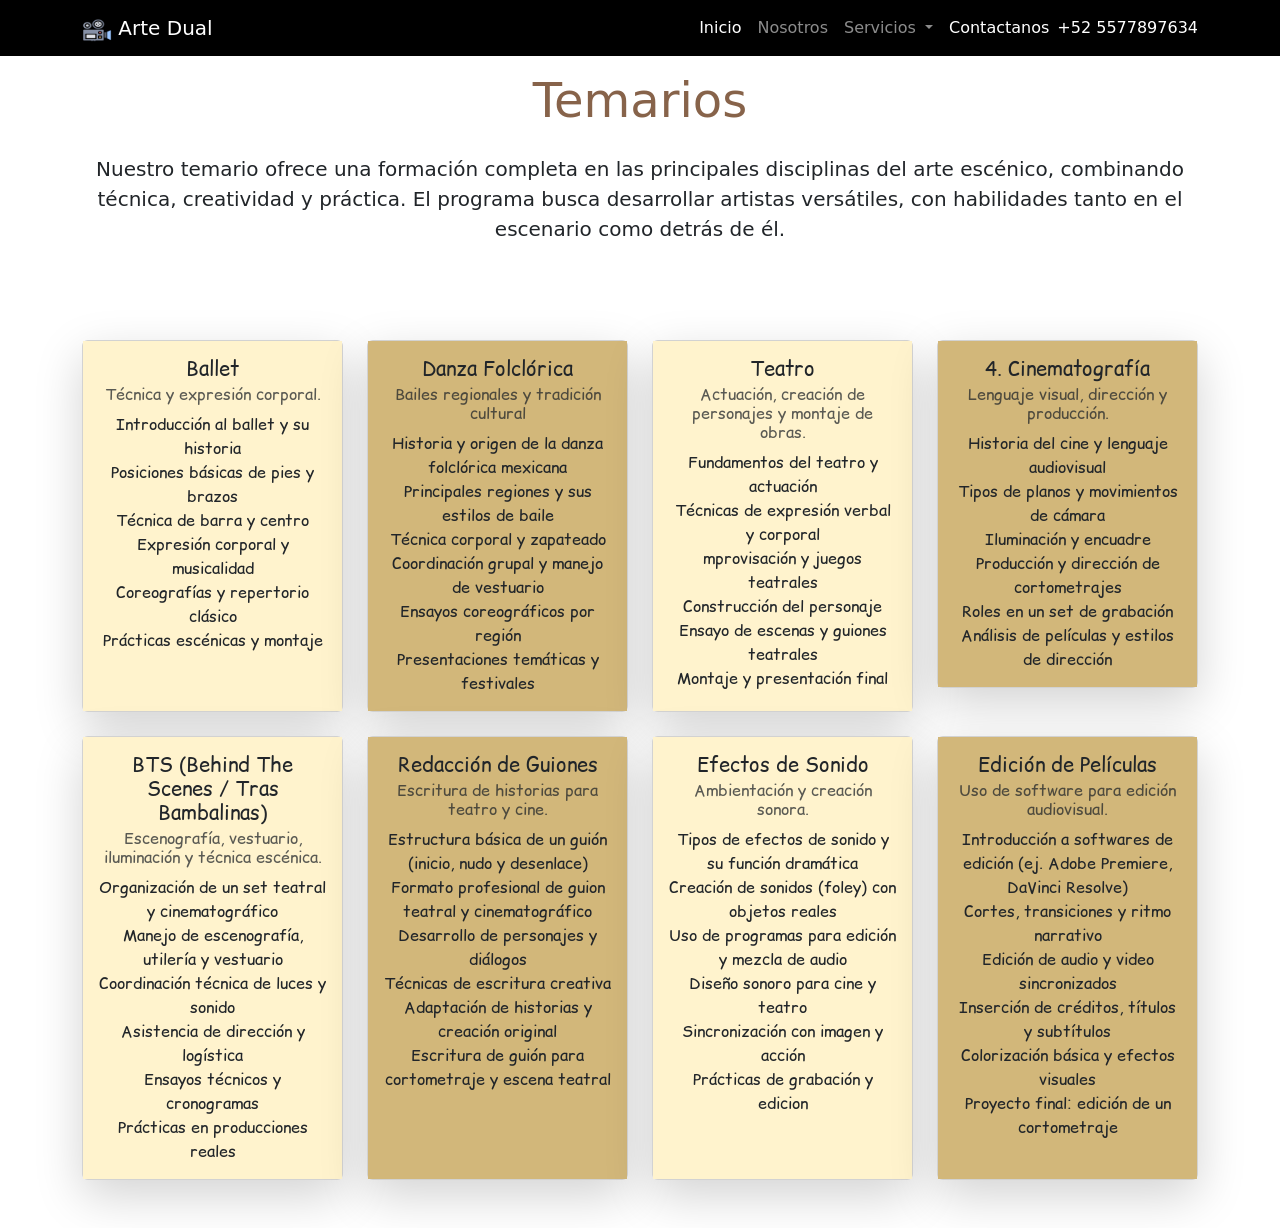
<file: temario.html>
<!doctype html>
<html lang="en">
  <head>
    <meta charset="utf-8">
    <meta name="viewport" content="width=device-width, initial-scale=1">
    <title>Bootstrap demo</title>
    <link href="https://cdn.jsdelivr.net/npm/bootstrap@5.3.7/dist/css/bootstrap.min.css" rel="stylesheet" integrity="sha384-LN+7fdVzj6u52u30Kp6M/trliBMCMKTyK833zpbD+pXdCLuTusPj697FH4R/5mcr" crossorigin="anonymous">
    <link rel="stylesheet" href="style.css">
    <!-- tipografia -->
    <!-- tipografia -->
     <link rel="preconnect" href="https://fonts.googleapis.com">
      <link rel="preconnect" href="https://fonts.gstatic.com" crossorigin>
      <link href="https://fonts.googleapis.com/css2?family=Comic+Relief:wght@400;700&family=Edu+SA+Hand:wght@400..700&display=swap" rel="stylesheet">
  </head>
  <body>
     <!-- inicio de navbar -->
     <nav class="navbar navbar-expand-md fixed-top bg-black" data-bs-theme="dark">
            <div class="container">
                <a class="navbar-brand" href="index.html">
                     <img src="images/logo3.png" alt="Bootstrap" width="30" height="24">
                    Arte Dual
                  </a>
                <button class="navbar-toggler" type="button" data-bs-toggle="collapse" data-bs-target="#navbarSupportedContent" aria-controls="navbarSupportedContent" aria-expanded="false" aria-label="Toggle navigation">
                <span class="navbar-toggler-icon"></span>
                </button>
                <div class="collapse navbar-collapse" id="navbarSupportedContent">
                <ul class="navbar-nav ms-auto mb-2 mb-lg-0">
                    <li class="nav-item">
                    <a class="nav-link active" aria-current="page" href="index.html">Inicio</a>
                    </li>
                    <li class="nav-item">
                    <a class="nav-link" href="nosotros.html">Nosotros</a>
                    </li>
                    <li class="nav-item dropdown">
                    <a class="nav-link dropdown-toggle" href="#" role="button" data-bs-toggle="dropdown" aria-expanded="false">
                        Servicios
                    </a>
                    <ul class="dropdown-menu">
                        <li><a class="dropdown-item" href="servicios.html#curso1">Cursos de verano</a></li>
                        <li><a class="dropdown-item" href="servicios.html#curso2">Por trimestre</a></li>
                    </ul>
                    </li>
                    <li class="nav-item">
                    <a class="nav-link active" href="landing.html#formulario">Contactanos</a>
                    </li>
                </ul>
                <span class="navbar-text text-white">
                  <a href="#" class="text-decoration-none">+52 5577897634</a>
                </span>
                </div>
            </div>
        </nav>
     <!-- final de navbar -->
          <br>
           <!-- Inicio Seccion principal -->
       <section class="container my-5">
          <h2 class="text-subtitulos display-5 text-center my-4">Temarios</h2>
          <p class="lead text-center">
           Nuestro temario ofrece una formación completa en las principales disciplinas del arte escénico, combinando técnica, creatividad y práctica. El programa busca desarrollar artistas versátiles, con habilidades tanto en el escenario como detrás de él.
          </p>
       </section>
       <!-- final de seccion principal -->


     <!-- inicio de temario-->
      <!-- Temario1 -->
      <section id="temario" class="container py-5">
        <div class="row row-cols-1 row-cols-sm-2 row-cols-lg-4 g-4">
          <div class="col">
          <div class="card h-100 shadow-lg">
            <div class="card-body comic-relief-regular bg-warning-subtle text-center">
              <h5 class="card-title ">Ballet</h5>
              <h6 class="card-subtitle mb-2 text-body-secondary">Técnica y expresión corporal.</h6>
              <p class="card-text ">Introducción al ballet y su historia <br>
                Posiciones básicas de pies y brazos <br>
                Técnica de barra y centro <br>
                Expresión corporal y musicalidad <br>
                Coreografías y repertorio clásico <br>
                Prácticas escénicas y montaje</p>
             </div>
           </div>
         </div>
      <!-- final de temario 1 -->

      <!-- Temario2 -->
       <div class="col">
          <div class="card h-100  shadow-lg">
            <div class="card-body comic-relief-regular bg-jum text-center">
              <h5 class="card-title">Danza Folclórica</h5>
              <h6 class="card-subtitle mb-2 text-body-secondary">Bailes regionales y tradición cultural</h6>
              <p class="card-text">Historia y origen de la danza folclórica mexicana <br>
                  Principales regiones y sus estilos de baile <br>
                  Técnica corporal y zapateado <br>
                  Coordinación grupal y manejo de vestuario<br>
                  Ensayos coreográficos por región<br>
                  Presentaciones temáticas y festivales</p>
             </div>
           </div>
        </div>
      <!-- final de temario 2 -->

      <!-- Temario3 -->
        <div class="col">
          <div class="card h-100  shadow-lg">
            <div class="card-body comic-relief-regular bg-warning-subtle text-center">
              <h5 class="card-title">Teatro</h5>
              <h6 class="card-subtitle mb-2 text-body-secondary">Actuación, creación de personajes y montaje de obras.</h6>
              <p class="card-text">Fundamentos del teatro y actuación <br>
                Técnicas de expresión verbal y corporal<br>
                mprovisación y juegos teatrales<br>
                Construcción del personaje<br>
                Ensayo de escenas y guiones teatrales<br>
                Montaje y presentación final</p>
             </div>
           </div>
         </div>
      <!-- final de temario 3 -->

      <!-- Temario4 -->
        <div class="col">
          <div class="card shadow-lg">
            <div class="card-body h-100  comic-relief-regular bg-jum text-center">
              <h5 class="card-title">4. Cinematografía</h5>
              <h6 class="card-subtitle mb-2 text-body-secondary">Lenguaje visual, dirección y producción.</h6>
              <p class="card-text">Historia del cine y lenguaje audiovisual <br>
                Tipos de planos y movimientos de cámara<br>
                Iluminación y encuadre<br>
                Producción y dirección de cortometrajes<br>
                Roles en un set de grabación<br>
                Análisis de películas y estilos de dirección</p>
                            </div>
           </div>
        </div>
      <!-- final de temario 4-->

      <!-- Temario5-->
       <div class="col">
          <div class="card h-100  shadow-lg">
            <div class="card-body comic-relief-regular bg-warning-subtle text-center">
              <h5 class="card-title">BTS (Behind The Scenes / Tras Bambalinas)</h5>
              <h6 class="card-subtitle mb-2 text-body-secondary">Escenografía, vestuario, iluminación y técnica escénica.</h6>
              <p class="card-text">Organización de un set teatral y cinematográfico<br>
                Manejo de escenografía, utilería y vestuario<br>
                Coordinación técnica de luces y sonido<br>
                Asistencia de dirección y logística<br>
                Ensayos técnicos y cronogramas<br>
                Prácticas en producciones reales</p>
             </div>
           </div>
        </div>
      <!-- final de temario 5 -->

      <!-- Temario6 -->
        <div class="col">
          <div class="card h-100  shadow-lg">
            <div class="card-body comic-relief-regular bg-jum text-center">
              <h5 class="card-title">Redacción de Guiones</h5>
              <h6 class="card-subtitle mb-2 text-body-secondary">Escritura de historias para teatro y cine.</h6>
              <p class="card-text">Estructura básica de un guión (inicio, nudo y desenlace)<br>
                Formato profesional de guion teatral y cinematográfico<br>
                Desarrollo de personajes y diálogos<br>
                Técnicas de escritura creativa<br>
                Adaptación de historias y creación original<br>
                Escritura de guión para cortometraje y escena teatral</p>
             </div>
           </div>
        </div>
      <!-- final de temario 6 -->

      <!-- Temario7 -->
        <div class="col">
          <div class="card h-100  shadow-lg">
            <div class="card-body comic-relief-regular bg-warning-subtle text-center">
              <h5 class="card-title">Efectos de Sonido</h5>
              <h6 class="card-subtitle mb-2 text-body-secondary">Ambientación y creación sonora.</h6>
              <p class="card-text">Tipos de efectos de sonido y su función dramática<br>
                Creación de sonidos (foley) con objetos reales<br>
                Uso de programas para edición y mezcla de audio<br>
                Diseño sonoro para cine y teatro<br>
                Sincronización con imagen y acción<br>
                Prácticas de grabación y edicion</p>
             </div>
           </div>
        </div>
      <!-- final de temario 7 -->

      <!-- Temario8 -->
        <div class="col">
          <div class="card h-100  shadow-lg">
            <div class="card-body comic-relief-regular bg-jum text-center">
              <h5 class="card-title">Edición de Películas</h5>
              <h6 class="card-subtitle mb-2 text-body-secondary">Uso de software para edición audiovisual.</h6>
              <p class="card-text">Introducción a softwares de edición (ej. Adobe Premiere, DaVinci Resolve)<br>
                Cortes, transiciones y ritmo narrativo<br>
                Edición de audio y video sincronizados<br>
                Inserción de créditos, títulos y subtítulos<br>
                Colorización básica y efectos visuales<br>
                Proyecto final: edición de un cortometraje</p>
             </div>
           </div>
        </div>
      <!-- final de temario 8 -->
        </div>
      </section>
      <!-- final de temarios -->





    













    <script src="https://cdn.jsdelivr.net/npm/bootstrap@5.3.7/dist/js/bootstrap.bundle.min.js" integrity="sha384-ndDqU0Gzau9qJ1lfW4pNLlhNTkCfHzAVBReH9diLvGRem5+R9g2FzA8ZGN954O5Q" crossorigin="anonymous"></script>
  </body>
</html>
</file>
<file: style.css>
.bg-jum{
    background-color: #d2b77a;
}

.bg-card2{
    background-color: #b3814c;
}

.text-subtitulos{
    color: #87634a;
}

.bg-acordin{
    background-color: #bd2828;
}

.comic-relief-regular {
  font-family: "Comic Relief", system-ui;
  font-weight: 400;
  font-style: normal;
}

.comic-relief-bold {
  font-family: "Comic Relief", system-ui;
  font-weight: 700;
  font-style: normal;
}

.body-ser{
  background-color: #dbe2e3;
}

.bg-blue{
  background-color: #0B1D51;
}
</file>
